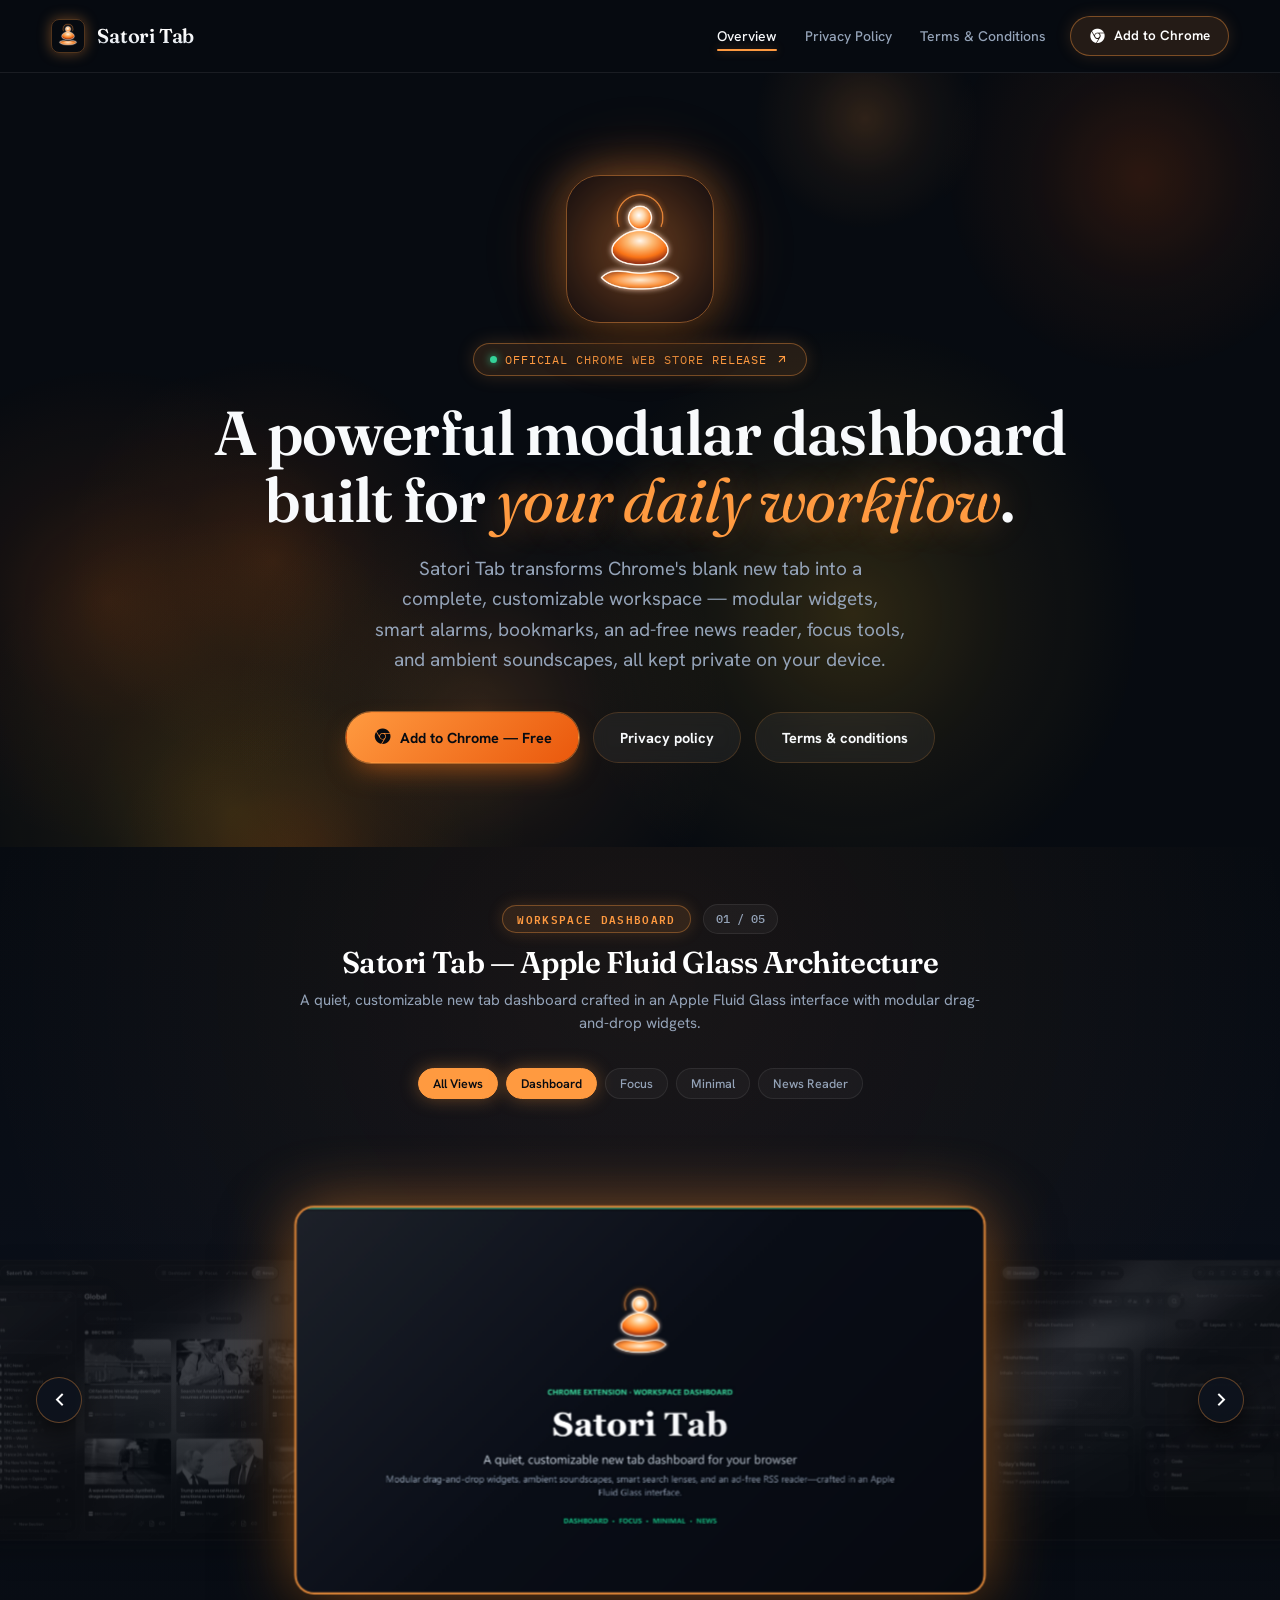
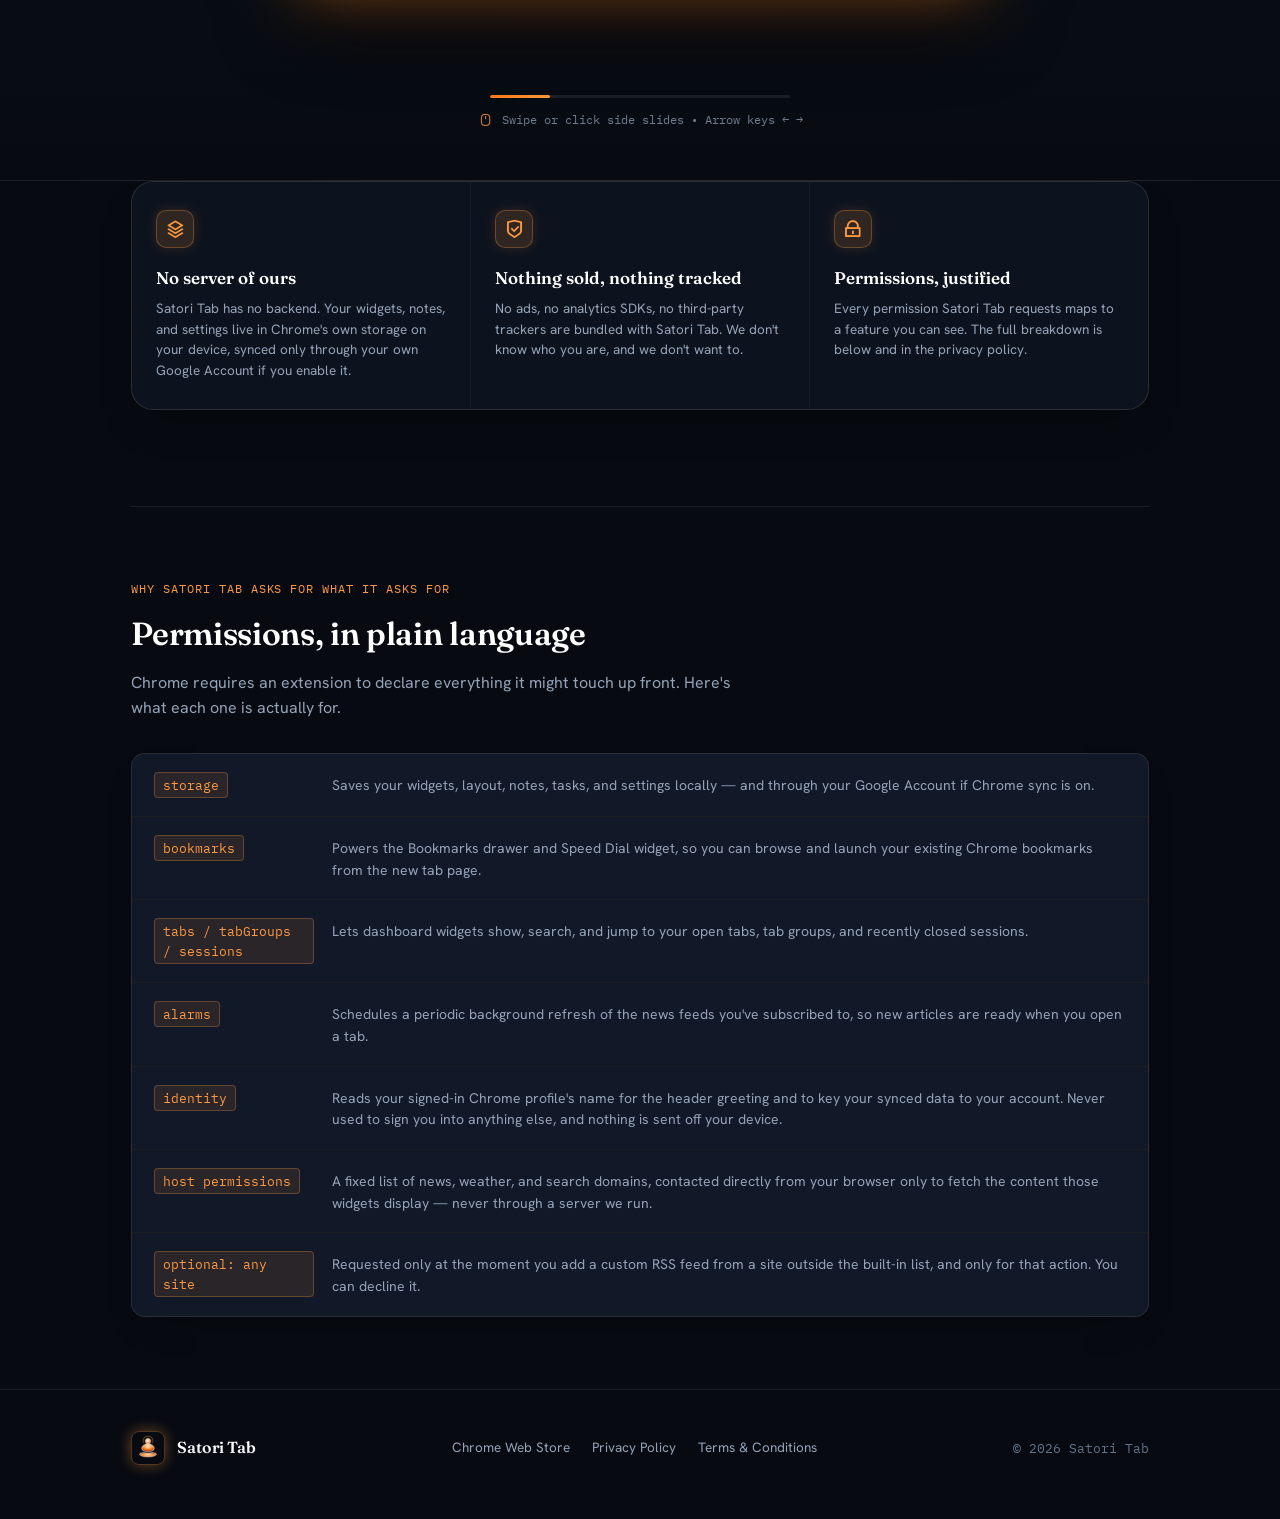
<file: index.html>
<!doctype html>
<html lang="en">
<head>
  <meta charset="UTF-8" />
  <meta name="viewport" content="width=device-width, initial-scale=1.0" />
  <title>Satori Tab — A Calm, Intentional New Tab</title>
  <meta name="description" content="Satori Tab is a customizable new-tab dashboard for Chrome: widgets, ambient soundscapes, focus tools, and a smarter search bar. This site hosts its privacy policy and terms." />
  <link rel="icon" href="assets/satori-tab-badge.png?v=4.0" />
  <link rel="preconnect" href="https://fonts.googleapis.com" />
  <link href="https://fonts.googleapis.com/css2?family=Fraunces:ital,wght@0,400..700;1,400..500&family=Hanken+Grotesk:wght@400;500;600;700&family=IBM+Plex+Mono:wght@400;500&display=swap" rel="stylesheet" />
  <link rel="stylesheet" href="assets/remixicon.css" />
  <link rel="stylesheet" href="assets/style.css?v=6.0" />
</head>
<body>

  <nav class="site-nav">
    <a class="brand" href="index.html">
      <img src="assets/satori-tab-badge.png?v=4.0" alt="Satori Tab Logo" />
      <span>Satori Tab</span>
    </a>
    <div class="nav-right">
      <ul class="nav-links">
        <li><a href="index.html" aria-current="page">Overview</a></li>
        <li><a href="privacy-policy.html">Privacy Policy</a></li>
        <li><a href="terms.html">Terms &amp; Conditions</a></li>
      </ul>
      <a class="nav-cta" href="https://chromewebstore.google.com/detail/nnblfnhidlofhfkgldgpeemblahjbpkc?utm_source=item-share-cb" target="_blank" rel="noopener noreferrer">
        <i class="ri-chrome-fill" aria-hidden="true"></i>
        <span>Add to Chrome</span>
      </a>
    </div>
  </nav>

  <header class="hero">
    <canvas id="hero-canvas" aria-hidden="true"></canvas>
    <div class="wrap hero-content">
      <div class="hero-icon-wrap">
        <img src="assets/satori-tab-badge.png?v=4.0" alt="Satori Tab Icon" class="hero-brand-icon" />
      </div>
      <div class="hero-eyebrow-wrap">
        <a class="eyebrow" href="https://chromewebstore.google.com/detail/nnblfnhidlofhfkgldgpeemblahjbpkc?utm_source=item-share-cb" target="_blank" rel="noopener noreferrer">
          <span class="eyebrow-dot"></span>
          <span>Official Chrome Web Store Release</span>
          <i class="ri-arrow-right-up-line" aria-hidden="true"></i>
        </a>
      </div>
      <h1>A powerful modular dashboard<br />built for <em>your daily workflow</em>.</h1>
      <p class="lede">
        Satori Tab transforms Chrome's blank new tab into a complete, customizable workspace —
        modular widgets, smart alarms, bookmarks, an ad-free news reader, focus tools,
        and ambient soundscapes, all kept private on your device.
      </p>
      <div class="hero-actions">
        <a class="btn btn-primary" href="https://chromewebstore.google.com/detail/nnblfnhidlofhfkgldgpeemblahjbpkc?utm_source=item-share-cb" target="_blank" rel="noopener noreferrer">
          <i class="ri-chrome-fill" aria-hidden="true"></i>
          <span>Add to Chrome — Free</span>
        </a>
        <a class="btn btn-ghost" href="privacy-policy.html">Privacy policy</a>
        <a class="btn btn-ghost" href="terms.html">Terms &amp; conditions</a>
      </div>
    </div>
  </header>

  <!-- Horizontal Cover Flow Feature Showcase (5 Tab Views) -->
  <section class="showcase-section" id="feature-showcase" aria-label="Feature Showcase Cover Flow">
    <div class="wrap showcase-wrap">
      
      <!-- Dynamic Text Header ABOVE the images -->
      <div class="showcase-header" id="showcase-text-wrap">
        <div class="showcase-meta-row">
          <span class="showcase-kicker-pill" id="showcase-category">WORKSPACE DASHBOARD</span>
          <span class="showcase-counter" id="showcase-counter">01 / 05</span>
        </div>
        <h2 class="showcase-title" id="showcase-title">Satori Tab — Apple Fluid Glass Architecture</h2>
        <p class="showcase-desc" id="showcase-desc">A quiet, customizable new tab dashboard crafted in an Apple Fluid Glass interface with modular drag-and-drop widgets.</p>
      </div>

      <!-- Category Jump Filter Pills -->
      <div class="showcase-pills-bar" aria-label="Feature categories">
        <button class="showcase-pill active" data-category="ALL">All Views</button>
        <button class="showcase-pill" data-category="WORKSPACE DASHBOARD">Dashboard</button>
        <button class="showcase-pill" data-category="FOCUS &amp; ZEN">Focus</button>
        <button class="showcase-pill" data-category="MINIMAL ZEN">Minimal</button>
        <button class="showcase-pill" data-category="RSS NEWS READER">News Reader</button>
      </div>

      <!-- Cover Flow Stage with Navigation Controls -->
      <div class="coverflow-container">
        <button class="coverflow-nav-btn prev-btn" id="showcase-prev" aria-label="Previous slide">
          <i class="ri-arrow-left-s-line" aria-hidden="true"></i>
        </button>

        <div class="coverflow-stage" id="coverflow-stage">
          <!-- Slide cards dynamically rendered and positioned by showcase.js -->
        </div>

        <button class="coverflow-nav-btn next-btn" id="showcase-next" aria-label="Next slide">
          <i class="ri-arrow-right-s-line" aria-hidden="true"></i>
        </button>
      </div>

      <!-- Bottom Progress Track & Interaction Hint -->
      <div class="showcase-footer-bar">
        <div class="showcase-progress-track">
          <div class="showcase-progress-bar" id="showcase-progress"></div>
        </div>
        <div class="showcase-hint">
          <i class="ri-mouse-line" aria-hidden="true"></i>
          <span>Swipe or click side slides &bull; Arrow keys &larr; &rarr;</span>
        </div>
      </div>

    </div>
  </section>

  <main class="wrap">
    <section class="practice-grid" aria-label="Data practices at a glance">
      <div class="practice-cell">
        <div class="glyph" aria-hidden="true">
          <i class="ri-stack-line"></i>
        </div>
        <h3>No server of ours</h3>
        <p>Satori Tab has no backend. Your widgets, notes, and settings live in Chrome's own storage on your device, synced only through your own Google Account if you enable it.</p>
      </div>
      <div class="practice-cell">
        <div class="glyph" aria-hidden="true">
          <i class="ri-shield-check-line"></i>
        </div>
        <h3>Nothing sold, nothing tracked</h3>
        <p>No ads, no analytics SDKs, no third-party trackers are bundled with Satori Tab. We don't know who you are, and we don't want to.</p>
      </div>
      <div class="practice-cell">
        <div class="glyph" aria-hidden="true">
          <i class="ri-lock-line"></i>
        </div>
        <h3>Permissions, justified</h3>
        <p>Every permission Satori Tab requests maps to a feature you can see. The full breakdown is below and in the privacy policy.</p>
      </div>
    </section>

    <section class="section" id="permissions">
      <div class="section-head">
        <p class="kicker">Why Satori Tab asks for what it asks for</p>
        <h2>Permissions, in plain language</h2>
        <p>Chrome requires an extension to declare everything it might touch up front. Here's what each one is actually for.</p>
      </div>
      <div class="perm-list">
        <div class="perm-row">
          <code>storage</code>
          <p>Saves your widgets, layout, notes, tasks, and settings locally — and through your Google Account if Chrome sync is on.</p>
        </div>
        <div class="perm-row">
          <code>bookmarks</code>
          <p>Powers the Bookmarks drawer and Speed Dial widget, so you can browse and launch your existing Chrome bookmarks from the new tab page.</p>
        </div>
        <div class="perm-row">
          <code>tabs / tabGroups / sessions</code>
          <p>Lets dashboard widgets show, search, and jump to your open tabs, tab groups, and recently closed sessions.</p>
        </div>
        <div class="perm-row">
          <code>alarms</code>
          <p>Schedules a periodic background refresh of the news feeds you've subscribed to, so new articles are ready when you open a tab.</p>
        </div>
        <div class="perm-row">
          <code>identity</code>
          <p>Reads your signed-in Chrome profile's name for the header greeting and to key your synced data to your account. Never used to sign you into anything else, and nothing is sent off your device.</p>
        </div>
        <div class="perm-row">
          <code>host permissions</code>
          <p>A fixed list of news, weather, and search domains, contacted directly from your browser only to fetch the content those widgets display — never through a server we run.</p>
        </div>
        <div class="perm-row">
          <code>optional: any site</code>
          <p>Requested only at the moment you add a custom RSS feed from a site outside the built-in list, and only for that action. You can decline it.</p>
        </div>
      </div>
    </section>
  </main>

  <footer>
    <div class="wrap footer-inner">
      <a class="brand" href="index.html">
        <img src="assets/satori-tab-badge.png?v=4.0" alt="Satori Tab Logo" />
        <span>Satori Tab</span>
      </a>
      <ul class="foot-links">
        <li><a href="https://chromewebstore.google.com/detail/nnblfnhidlofhfkgldgpeemblahjbpkc?utm_source=item-share-cb" target="_blank" rel="noopener noreferrer">Chrome Web Store</a></li>
        <li><a href="privacy-policy.html">Privacy Policy</a></li>
        <li><a href="terms.html">Terms &amp; Conditions</a></li>
      </ul>
      <p class="copyright">© 2026 Satori Tab</p>
    </div>
  </footer>

  <script src="assets/hero.js?v=4.0"></script>
  <script src="assets/showcase.js?v=5.0"></script>
</body>
</html>
</file>
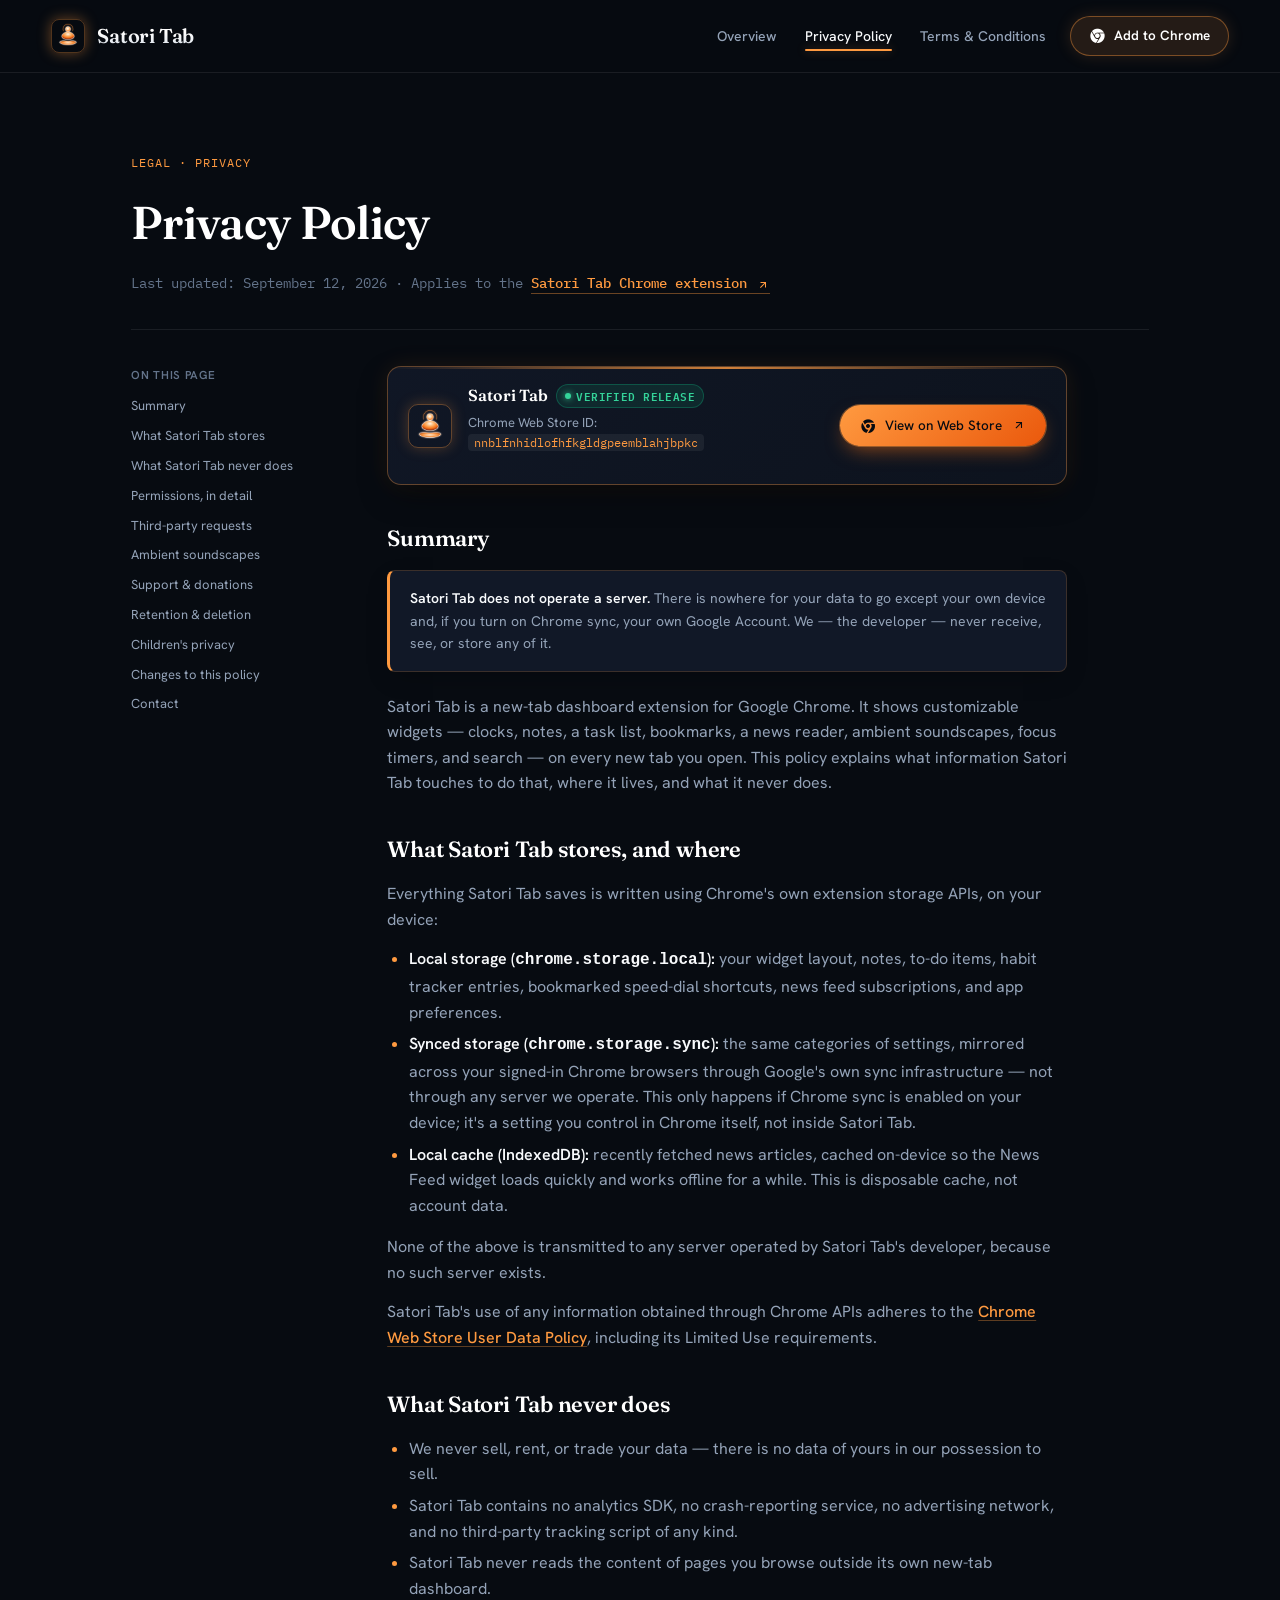
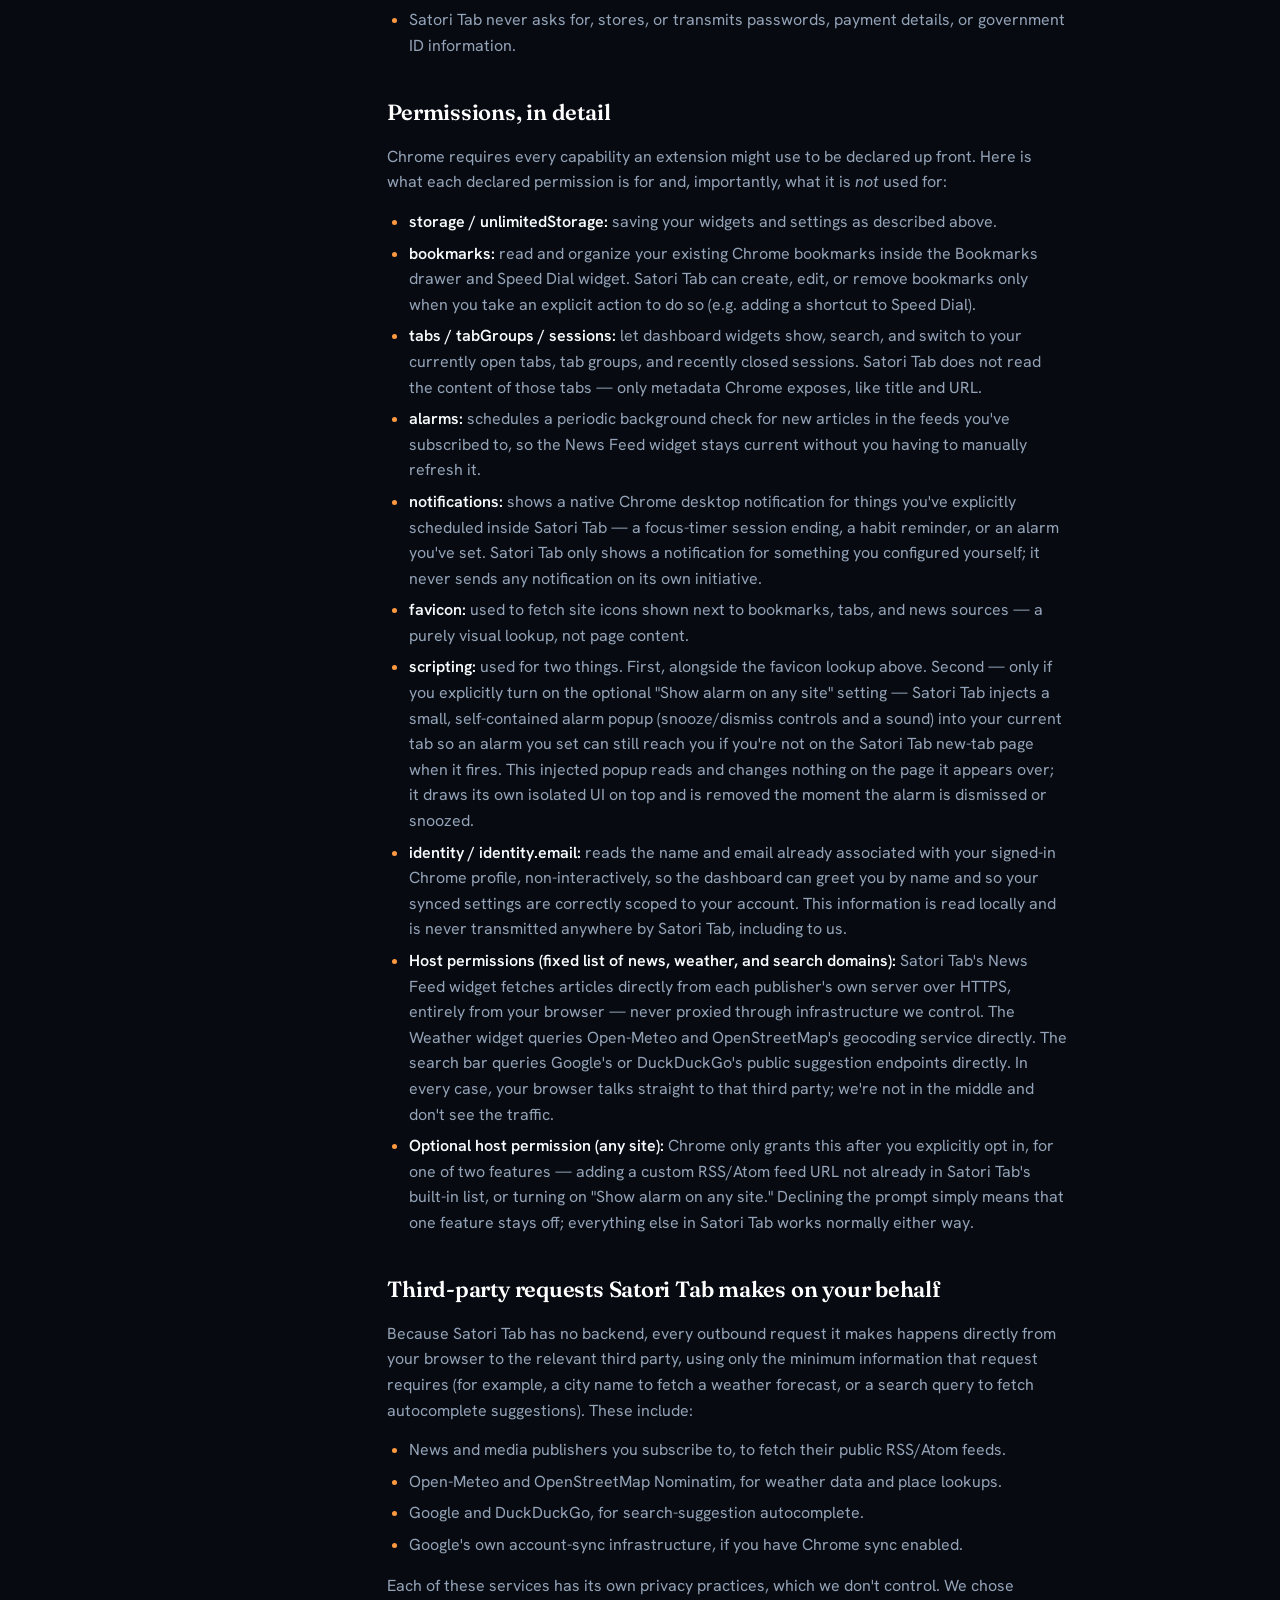
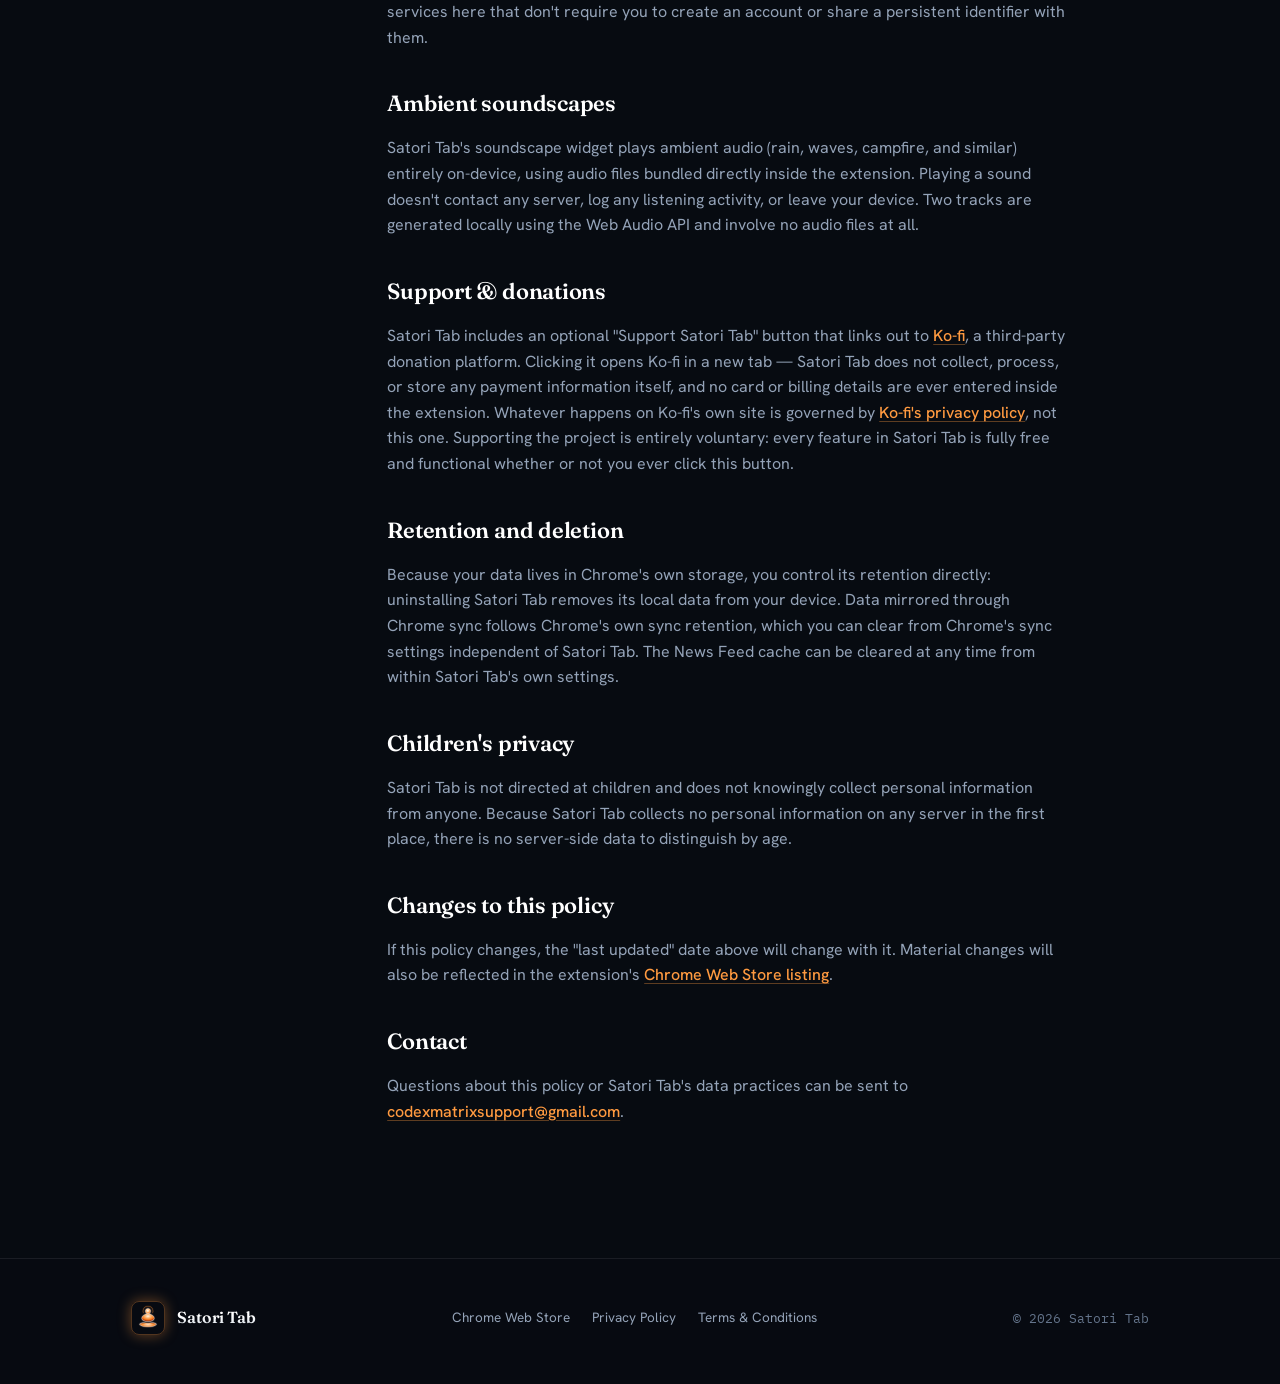
<file: privacy-policy.html>
<!doctype html>
<html lang="en">
<head>
  <meta charset="UTF-8" />
  <meta name="viewport" content="width=device-width, initial-scale=1.0" />
  <title>Privacy Policy — Satori Tab</title>
  <meta name="description" content="How the Satori Tab Chrome extension handles data: what it stores, what it never sends anywhere, and why each permission exists." />
  <link rel="icon" href="assets/satori-tab-badge.png?v=4.0" />
  <link rel="preconnect" href="https://fonts.googleapis.com" />
  <link rel="preconnect" href="https://fonts.gstatic.com" crossorigin />
  <link href="https://fonts.googleapis.com/css2?family=Fraunces:ital,wght@0,400..700;1,400..500&family=Hanken+Grotesk:wght@400;500;600;700&family=IBM+Plex+Mono:wght@400;500&display=swap" rel="stylesheet" />
  <link rel="stylesheet" href="assets/remixicon.css" />
  <link rel="stylesheet" href="assets/style.css?v=6.0" />
</head>
<body>

  <nav class="site-nav">
    <a class="brand" href="index.html">
      <img src="assets/satori-tab-badge.png?v=4.0" alt="Satori Tab Logo" />
      <span>Satori Tab</span>
    </a>
    <div class="nav-right">
      <ul class="nav-links">
        <li><a href="index.html">Overview</a></li>
        <li><a href="privacy-policy.html" aria-current="page">Privacy Policy</a></li>
        <li><a href="terms.html">Terms &amp; Conditions</a></li>
      </ul>
      <a class="nav-cta" href="https://chromewebstore.google.com/detail/nnblfnhidlofhfkgldgpeemblahjbpkc?utm_source=item-share-cb" target="_blank" rel="noopener noreferrer">
        <i class="ri-chrome-fill" aria-hidden="true"></i>
        <span>Add to Chrome</span>
      </a>
    </div>
  </nav>

  <div class="wrap">
    <div class="article-head">
      <p class="kicker">Legal · Privacy</p>
      <h1>Privacy Policy</h1>
      <p class="meta">Last updated: September 12, 2026 · Applies to the <a href="https://chromewebstore.google.com/detail/nnblfnhidlofhfkgldgpeemblahjbpkc?utm_source=item-share-cb" target="_blank" rel="noopener noreferrer">Satori Tab Chrome extension <i class="ri-arrow-right-up-line" aria-hidden="true"></i></a></p>
    </div>

    <div class="article-layout">
      <nav class="toc" aria-label="Table of contents">
        <h4>On this page</h4>
        <ol>
          <li><a href="#summary">Summary</a></li>
          <li><a href="#what-we-store">What Satori Tab stores</a></li>
          <li><a href="#what-we-never-do">What Satori Tab never does</a></li>
          <li><a href="#permissions">Permissions, in detail</a></li>
          <li><a href="#third-parties">Third-party requests</a></li>
          <li><a href="#soundscapes">Ambient soundscapes</a></li>
          <li><a href="#support">Support &amp; donations</a></li>
          <li><a href="#retention">Retention &amp; deletion</a></li>
          <li><a href="#children">Children's privacy</a></li>
          <li><a href="#changes">Changes to this policy</a></li>
          <li><a href="#contact">Contact</a></li>
        </ol>
      </nav>

      <article class="prose">
        <!-- Official Chrome Web Store Verified Release Card -->
        <div class="cws-banner">
          <div class="cws-banner-left">
            <img src="assets/satori-tab-badge.png?v=4.0" alt="Satori Tab Icon" class="cws-banner-icon" />
            <div class="cws-banner-meta">
              <div class="cws-badge-row">
                <span class="cws-ext-name">Satori Tab</span>
                <span class="cws-badge-pill">
                  <span class="cws-badge-dot"></span>
                  Verified Release
                </span>
              </div>
              <p class="cws-banner-sub">Chrome Web Store ID: <code>nnblfnhidlofhfkgldgpeemblahjbpkc</code></p>
            </div>
          </div>
          <a class="cws-install-btn" href="https://chromewebstore.google.com/detail/nnblfnhidlofhfkgldgpeemblahjbpkc?utm_source=item-share-cb" target="_blank" rel="noopener noreferrer">
            <i class="ri-chrome-fill" aria-hidden="true"></i>
            <span>View on Web Store</span>
            <i class="ri-arrow-right-up-line" aria-hidden="true"></i>
          </a>
        </div>

        <h2 id="summary">Summary</h2>
        <div class="callout">
          <strong>Satori Tab does not operate a server.</strong> There is nowhere for your data to go except your own device and, if you turn on Chrome sync, your own Google Account. We — the developer — never receive, see, or store any of it.
        </div>
        <p>
          Satori Tab is a new-tab dashboard extension for Google Chrome. It shows customizable
          widgets — clocks, notes, a task list, bookmarks, a news reader, ambient
          soundscapes, focus timers, and search — on every new tab you open. This
          policy explains what information Satori Tab touches to do that, where it lives,
          and what it never does.
        </p>

        <h2 id="what-we-store">What Satori Tab stores, and where</h2>
        <p>Everything Satori Tab saves is written using Chrome's own extension storage APIs, on your device:</p>
        <ul>
          <li><strong>Local storage (<code>chrome.storage.local</code>):</strong> your widget layout, notes, to-do items, habit tracker entries, bookmarked speed-dial shortcuts, news feed subscriptions, and app preferences.</li>
          <li><strong>Synced storage (<code>chrome.storage.sync</code>):</strong> the same categories of settings, mirrored across your signed-in Chrome browsers through Google's own sync infrastructure — not through any server we operate. This only happens if Chrome sync is enabled on your device; it's a setting you control in Chrome itself, not inside Satori Tab.</li>
          <li><strong>Local cache (IndexedDB):</strong> recently fetched news articles, cached on-device so the News Feed widget loads quickly and works offline for a while. This is disposable cache, not account data.</li>
        </ul>
        <p>None of the above is transmitted to any server operated by Satori Tab's developer, because no such server exists.</p>
        <p>Satori Tab's use of any information obtained through Chrome APIs adheres to the <a href="https://developer.chrome.com/docs/webstore/program-policies/limited-use" target="_blank" rel="noopener noreferrer">Chrome Web Store User Data Policy</a>, including its Limited Use requirements.</p>

        <h2 id="what-we-never-do">What Satori Tab never does</h2>
        <ul>
          <li>We never sell, rent, or trade your data — there is no data of yours in our possession to sell.</li>
          <li>Satori Tab contains no analytics SDK, no crash-reporting service, no advertising network, and no third-party tracking script of any kind.</li>
          <li>Satori Tab never reads the content of pages you browse outside its own new-tab dashboard.</li>
          <li>Satori Tab never asks for, stores, or transmits passwords, payment details, or government ID information.</li>
        </ul>

        <h2 id="permissions">Permissions, in detail</h2>
        <p>Chrome requires every capability an extension might use to be declared up front. Here is what each declared permission is for and, importantly, what it is <em>not</em> used for:</p>
        <ul>
          <li><strong>storage / unlimitedStorage:</strong> saving your widgets and settings as described above.</li>
          <li><strong>bookmarks:</strong> read and organize your existing Chrome bookmarks inside the Bookmarks drawer and Speed Dial widget. Satori Tab can create, edit, or remove bookmarks only when you take an explicit action to do so (e.g. adding a shortcut to Speed Dial).</li>
          <li><strong>tabs / tabGroups / sessions:</strong> let dashboard widgets show, search, and switch to your currently open tabs, tab groups, and recently closed sessions. Satori Tab does not read the content of those tabs — only metadata Chrome exposes, like title and URL.</li>
          <li><strong>alarms:</strong> schedules a periodic background check for new articles in the feeds you've subscribed to, so the News Feed widget stays current without you having to manually refresh it.</li>
          <li><strong>notifications:</strong> shows a native Chrome desktop notification for things you've explicitly scheduled inside Satori Tab — a focus-timer session ending, a habit reminder, or an alarm you've set. Satori Tab only shows a notification for something you configured yourself; it never sends any notification on its own initiative.</li>
          <li><strong>favicon:</strong> used to fetch site icons shown next to bookmarks, tabs, and news sources — a purely visual lookup, not page content.</li>
          <li><strong>scripting:</strong> used for two things. First, alongside the favicon lookup above. Second — only if you explicitly turn on the optional "Show alarm on any site" setting — Satori Tab injects a small, self-contained alarm popup (snooze/dismiss controls and a sound) into your current tab so an alarm you set can still reach you if you're not on the Satori Tab new-tab page when it fires. This injected popup reads and changes nothing on the page it appears over; it draws its own isolated UI on top and is removed the moment the alarm is dismissed or snoozed.</li>
          <li>
            <strong>identity / identity.email:</strong> reads the name and email already associated with your signed-in Chrome profile, non-interactively, so the dashboard can greet you by name and so your synced settings are correctly scoped to your account. This information is read locally and is never transmitted anywhere by Satori Tab, including to us.
          </li>
          <li>
            <strong>Host permissions (fixed list of news, weather, and search domains):</strong> Satori Tab's News Feed widget fetches articles directly from each publisher's own server over HTTPS, entirely from your browser — never proxied through infrastructure we control. The Weather widget queries Open-Meteo and OpenStreetMap's geocoding service directly. The search bar queries Google's or DuckDuckGo's public suggestion endpoints directly. In every case, your browser talks straight to that third party; we're not in the middle and don't see the traffic.
          </li>
          <li>
            <strong>Optional host permission (any site):</strong> Chrome only grants this after you explicitly opt in, for one of two features — adding a custom RSS/Atom feed URL not already in Satori Tab's built-in list, or turning on "Show alarm on any site." Declining the prompt simply means that one feature stays off; everything else in Satori Tab works normally either way.
          </li>
        </ul>

        <h2 id="third-parties">Third-party requests Satori Tab makes on your behalf</h2>
        <p>Because Satori Tab has no backend, every outbound request it makes happens directly from your browser to the relevant third party, using only the minimum information that request requires (for example, a city name to fetch a weather forecast, or a search query to fetch autocomplete suggestions). These include:</p>
        <ul>
          <li>News and media publishers you subscribe to, to fetch their public RSS/Atom feeds.</li>
          <li>Open-Meteo and OpenStreetMap Nominatim, for weather data and place lookups.</li>
          <li>Google and DuckDuckGo, for search-suggestion autocomplete.</li>
          <li>Google's own account-sync infrastructure, if you have Chrome sync enabled.</li>
        </ul>
        <p>Each of these services has its own privacy practices, which we don't control. We chose services here that don't require you to create an account or share a persistent identifier with them.</p>

        <h2 id="soundscapes">Ambient soundscapes</h2>
        <p>
          Satori Tab's soundscape widget plays ambient audio (rain, waves, campfire, and similar) entirely on-device, using audio files bundled directly inside the extension. Playing a sound doesn't contact any server, log any listening activity, or leave your device. Two tracks are generated locally using the Web Audio API and involve no audio files at all.
        </p>

        <h2 id="support">Support &amp; donations</h2>
        <p>
          Satori Tab includes an optional "Support Satori Tab" button that links out to
          <a href="https://ko-fi.com/codexmatrix" target="_blank" rel="noopener noreferrer">Ko-fi</a>,
          a third-party donation platform. Clicking it opens Ko-fi in a new tab — Satori Tab does not collect,
          process, or store any payment information itself, and no card or billing details are ever
          entered inside the extension. Whatever happens on Ko-fi's own site is governed by
          <a href="https://more.ko-fi.com/privacy-policy" target="_blank" rel="noopener noreferrer">Ko-fi's privacy policy</a>,
          not this one. Supporting the project is entirely voluntary: every feature in Satori Tab is fully
          free and functional whether or not you ever click this button.
        </p>

        <h2 id="retention">Retention and deletion</h2>
        <p>
          Because your data lives in Chrome's own storage, you control its retention directly: uninstalling Satori Tab removes its local data from your device. Data mirrored through Chrome sync follows Chrome's own sync retention, which you can clear from Chrome's sync settings independent of Satori Tab. The News Feed cache can be cleared at any time from within Satori Tab's own settings.
        </p>

        <h2 id="children">Children's privacy</h2>
        <p>
          Satori Tab is not directed at children and does not knowingly collect personal information from anyone. Because Satori Tab collects no personal information on any server in the first place, there is no server-side data to distinguish by age.
        </p>

        <h2 id="changes">Changes to this policy</h2>
        <p>
          If this policy changes, the "last updated" date above will change with it. Material changes will also be reflected in the extension's <a href="https://chromewebstore.google.com/detail/nnblfnhidlofhfkgldgpeemblahjbpkc?utm_source=item-share-cb" target="_blank" rel="noopener noreferrer">Chrome Web Store listing</a>.
        </p>

        <h2 id="contact">Contact</h2>
        <p>
          Questions about this policy or Satori Tab's data practices can be sent to
          <a href="mailto:codexmatrixsupport@gmail.com">codexmatrixsupport@gmail.com</a>.
        </p>
      </article>
    </div>
  </div>

  <footer>
    <div class="wrap footer-inner">
      <a class="brand" href="index.html">
        <img src="assets/satori-tab-badge.png?v=4.0" alt="Satori Tab Logo" />
        <span>Satori Tab</span>
      </a>
      <ul class="foot-links">
        <li><a href="https://chromewebstore.google.com/detail/nnblfnhidlofhfkgldgpeemblahjbpkc?utm_source=item-share-cb" target="_blank" rel="noopener noreferrer">Chrome Web Store</a></li>
        <li><a href="privacy-policy.html">Privacy Policy</a></li>
        <li><a href="terms.html">Terms &amp; Conditions</a></li>
      </ul>
      <p class="copyright">© 2026 Satori Tab</p>
    </div>
  </footer>
</body>
</html>
</file>
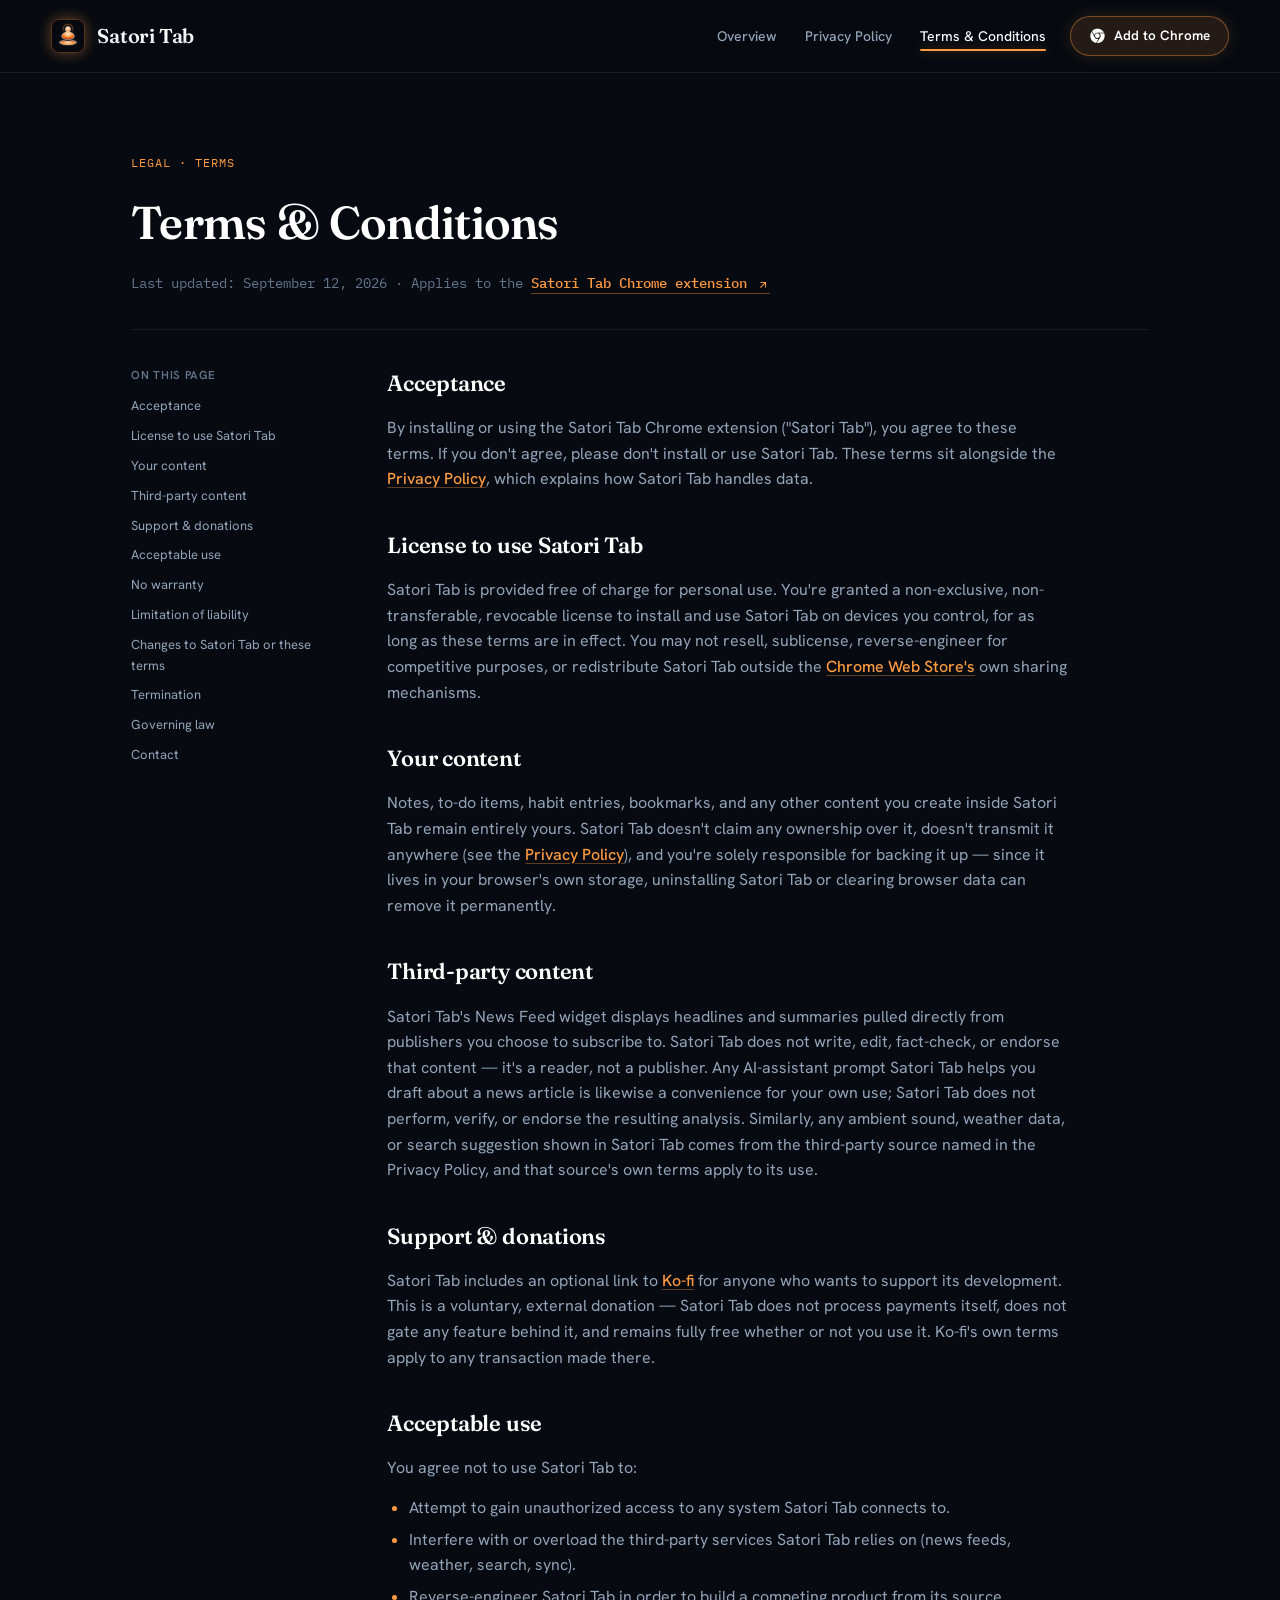
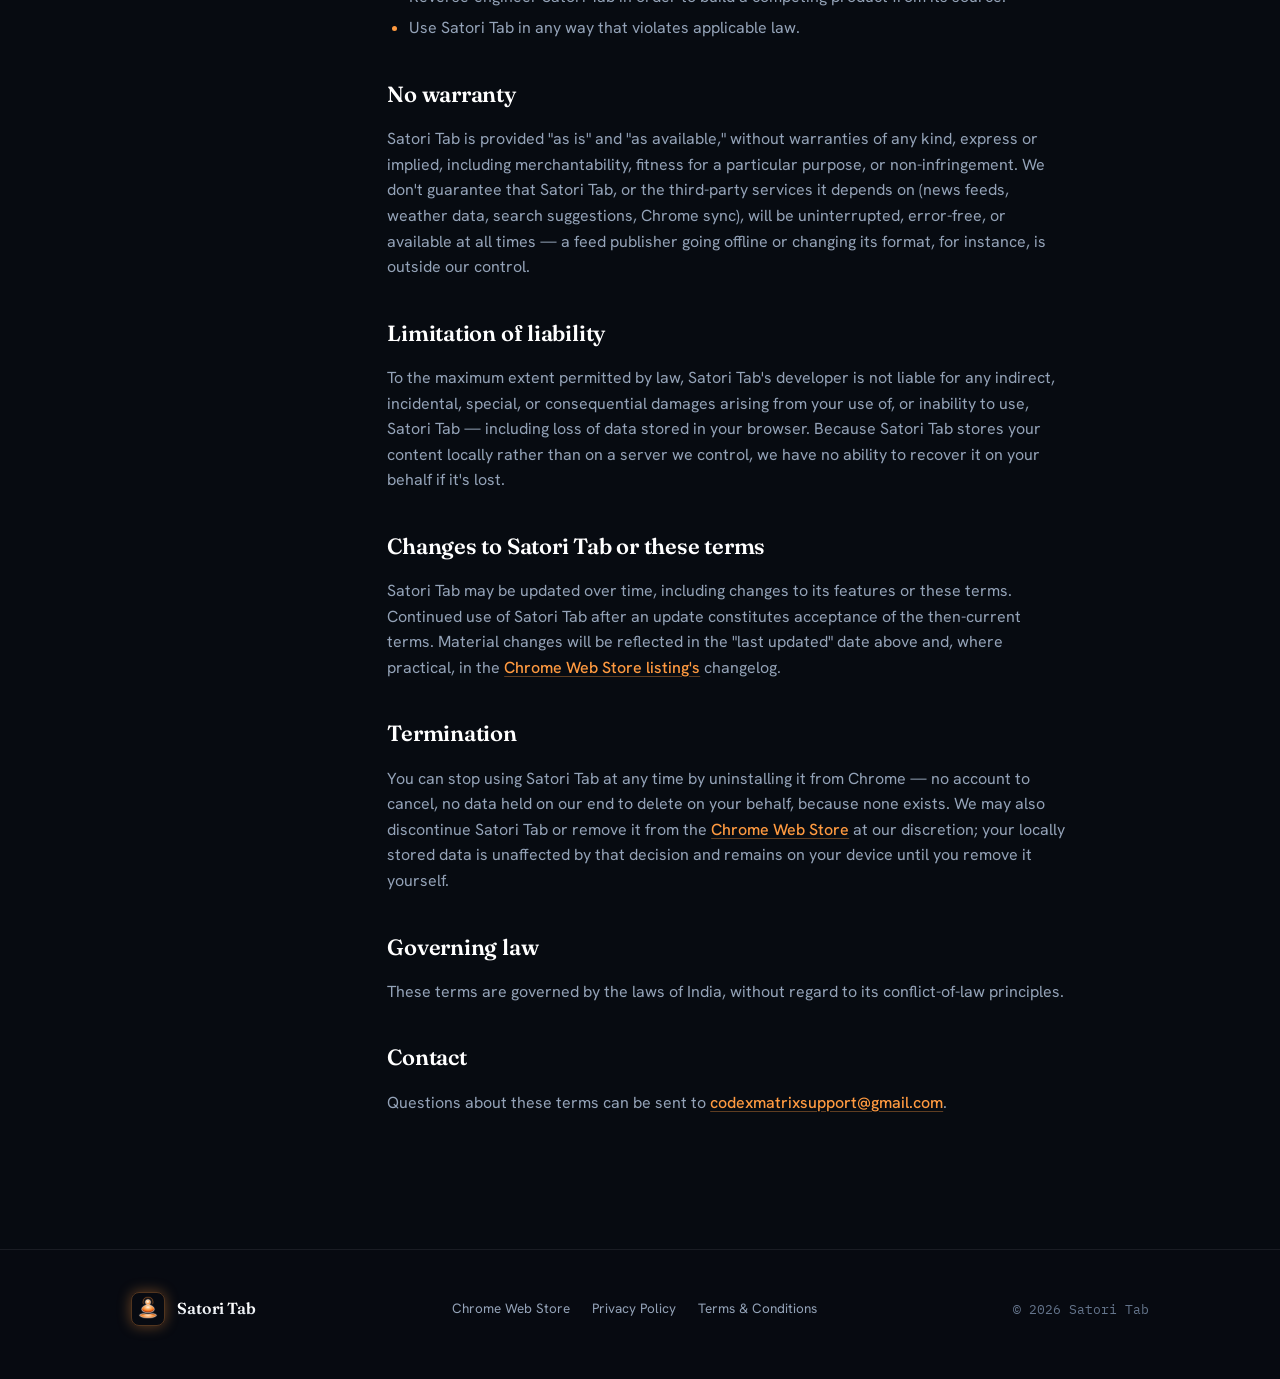
<file: terms.html>
<!doctype html>
<html lang="en">
<head>
  <meta charset="UTF-8" />
  <meta name="viewport" content="width=device-width, initial-scale=1.0" />
  <title>Terms &amp; Conditions — Satori Tab</title>
  <meta name="description" content="The terms that apply to installing and using the Satori Tab Chrome extension." />
  <link rel="icon" href="assets/satori-tab-badge.png?v=4.0" />
  <link rel="preconnect" href="https://fonts.googleapis.com" />
  <link rel="preconnect" href="https://fonts.gstatic.com" crossorigin />
  <link href="https://fonts.googleapis.com/css2?family=Fraunces:ital,wght@0,400..700;1,400..500&family=Hanken+Grotesk:wght@400;500;600;700&family=IBM+Plex+Mono:wght@400;500&display=swap" rel="stylesheet" />
  <link rel="stylesheet" href="assets/remixicon.css" />
  <link rel="stylesheet" href="assets/style.css?v=6.0" />
</head>
<body>

  <nav class="site-nav">
    <a class="brand" href="index.html">
      <img src="assets/satori-tab-badge.png?v=4.0" alt="Satori Tab Logo" />
      <span>Satori Tab</span>
    </a>
    <div class="nav-right">
      <ul class="nav-links">
        <li><a href="index.html">Overview</a></li>
        <li><a href="privacy-policy.html">Privacy Policy</a></li>
        <li><a href="terms.html" aria-current="page">Terms &amp; Conditions</a></li>
      </ul>
      <a class="nav-cta" href="https://chromewebstore.google.com/detail/nnblfnhidlofhfkgldgpeemblahjbpkc?utm_source=item-share-cb" target="_blank" rel="noopener noreferrer">
        <i class="ri-chrome-fill" aria-hidden="true"></i>
        <span>Add to Chrome</span>
      </a>
    </div>
  </nav>

  <div class="wrap">
    <div class="article-head">
      <p class="kicker">Legal · Terms</p>
      <h1>Terms &amp; Conditions</h1>
      <p class="meta">Last updated: September 12, 2026 · Applies to the <a href="https://chromewebstore.google.com/detail/nnblfnhidlofhfkgldgpeemblahjbpkc?utm_source=item-share-cb" target="_blank" rel="noopener noreferrer">Satori Tab Chrome extension <i class="ri-arrow-right-up-line" aria-hidden="true"></i></a></p>
    </div>

    <div class="article-layout">
      <nav class="toc" aria-label="Table of contents">
        <h4>On this page</h4>
        <ol>
          <li><a href="#acceptance">Acceptance</a></li>
          <li><a href="#license">License to use Satori Tab</a></li>
          <li><a href="#your-content">Your content</a></li>
          <li><a href="#third-party-content">Third-party content</a></li>
          <li><a href="#support">Support &amp; donations</a></li>
          <li><a href="#acceptable-use">Acceptable use</a></li>
          <li><a href="#no-warranty">No warranty</a></li>
          <li><a href="#liability">Limitation of liability</a></li>
          <li><a href="#changes">Changes to Satori Tab or these terms</a></li>
          <li><a href="#termination">Termination</a></li>
          <li><a href="#governing-law">Governing law</a></li>
          <li><a href="#contact">Contact</a></li>
        </ol>
      </nav>

      <article class="prose">
        <h2 id="acceptance">Acceptance</h2>
        <p>
          By installing or using the Satori Tab Chrome extension ("Satori Tab"), you agree to these
          terms. If you don't agree, please don't install or use Satori Tab. These terms sit
          alongside the <a href="privacy-policy.html">Privacy Policy</a>, which explains
          how Satori Tab handles data.
        </p>

        <h2 id="license">License to use Satori Tab</h2>
        <p>
          Satori Tab is provided free of charge for personal use. You're granted a
          non-exclusive, non-transferable, revocable license to install and use Satori Tab on
          devices you control, for as long as these terms are in effect. You may not
          resell, sublicense, reverse-engineer for competitive purposes, or redistribute
          Satori Tab outside the <a href="https://chromewebstore.google.com/detail/nnblfnhidlofhfkgldgpeemblahjbpkc?utm_source=item-share-cb" target="_blank" rel="noopener noreferrer">Chrome Web Store's</a> own sharing mechanisms.
        </p>

        <h2 id="your-content">Your content</h2>
        <p>
          Notes, to-do items, habit entries, bookmarks, and any other content you create
          inside Satori Tab remain entirely yours. Satori Tab doesn't claim any ownership over it,
          doesn't transmit it anywhere (see the <a href="privacy-policy.html">Privacy
          Policy</a>), and you're solely responsible for backing it up — since it lives
          in your browser's own storage, uninstalling Satori Tab or clearing browser data can
          remove it permanently.
        </p>

        <h2 id="third-party-content">Third-party content</h2>
        <p>
          Satori Tab's News Feed widget displays headlines and summaries pulled directly from
          publishers you choose to subscribe to. Satori Tab does not write, edit, fact-check,
          or endorse that content — it's a reader, not a publisher. Any AI-assistant
          prompt Satori Tab helps you draft about a news article is likewise a convenience for
          your own use; Satori Tab does not perform, verify, or endorse the resulting
          analysis. Similarly, any ambient sound, weather data, or search suggestion
          shown in Satori Tab comes from the third-party source named in the Privacy Policy,
          and that source's own terms apply to its use.
        </p>

        <h2 id="support">Support &amp; donations</h2>
        <p>
          Satori Tab includes an optional link to <a href="https://ko-fi.com/codexmatrix" target="_blank" rel="noopener noreferrer">Ko-fi</a>
          for anyone who wants to support its development. This is a voluntary, external donation —
          Satori Tab does not process payments itself, does not gate any feature behind it, and remains fully
          free whether or not you use it. Ko-fi's own terms apply to any transaction made there.
        </p>

        <h2 id="acceptable-use">Acceptable use</h2>
        <p>You agree not to use Satori Tab to:</p>
        <ul>
          <li>Attempt to gain unauthorized access to any system Satori Tab connects to.</li>
          <li>Interfere with or overload the third-party services Satori Tab relies on (news feeds, weather, search, sync).</li>
          <li>Reverse-engineer Satori Tab in order to build a competing product from its source.</li>
          <li>Use Satori Tab in any way that violates applicable law.</li>
        </ul>

        <h2 id="no-warranty">No warranty</h2>
        <p>
          Satori Tab is provided "as is" and "as available," without warranties of any kind,
          express or implied, including merchantability, fitness for a particular
          purpose, or non-infringement. We don't guarantee that Satori Tab, or the
          third-party services it depends on (news feeds, weather data, search
          suggestions, Chrome sync), will be uninterrupted, error-free, or available at
          all times — a feed publisher going offline or changing its format, for
          instance, is outside our control.
        </p>

        <h2 id="liability">Limitation of liability</h2>
        <p>
          To the maximum extent permitted by law, Satori Tab's developer is not liable for
          any indirect, incidental, special, or consequential damages arising from your
          use of, or inability to use, Satori Tab — including loss of data stored in your
          browser. Because Satori Tab stores your content locally rather than on a server we
          control, we have no ability to recover it on your behalf if it's lost.
        </p>

        <h2 id="changes">Changes to Satori Tab or these terms</h2>
        <p>
          Satori Tab may be updated over time, including changes to its features or these
          terms. Continued use of Satori Tab after an update constitutes acceptance of the
          then-current terms. Material changes will be reflected in the "last updated"
          date above and, where practical, in the <a href="https://chromewebstore.google.com/detail/nnblfnhidlofhfkgldgpeemblahjbpkc?utm_source=item-share-cb" target="_blank" rel="noopener noreferrer">Chrome Web Store listing's</a> changelog.
        </p>

        <h2 id="termination">Termination</h2>
        <p>
          You can stop using Satori Tab at any time by uninstalling it from Chrome — no
          account to cancel, no data held on our end to delete on your behalf, because
          none exists. We may also discontinue Satori Tab or remove it from the <a href="https://chromewebstore.google.com/detail/nnblfnhidlofhfkgldgpeemblahjbpkc?utm_source=item-share-cb" target="_blank" rel="noopener noreferrer">Chrome Web Store</a> at our discretion; your locally stored data is unaffected by that
          decision and remains on your device until you remove it yourself.
        </p>

        <h2 id="governing-law">Governing law</h2>
        <p>
          These terms are governed by the laws of India, without regard to its
          conflict-of-law principles.
        </p>

        <h2 id="contact">Contact</h2>
        <p>
          Questions about these terms can be sent to
          <a href="mailto:codexmatrixsupport@gmail.com">codexmatrixsupport@gmail.com</a>.
        </p>
      </article>
    </div>
  </div>

  <footer>
    <div class="wrap footer-inner">
      <a class="brand" href="index.html">
        <img src="assets/satori-tab-badge.png?v=4.0" alt="Satori Tab Logo" />
        <span>Satori Tab</span>
      </a>
      <ul class="foot-links">
        <li><a href="https://chromewebstore.google.com/detail/nnblfnhidlofhfkgldgpeemblahjbpkc?utm_source=item-share-cb" target="_blank" rel="noopener noreferrer">Chrome Web Store</a></li>
        <li><a href="privacy-policy.html">Privacy Policy</a></li>
        <li><a href="terms.html">Terms &amp; Conditions</a></li>
      </ul>
      <p class="copyright">© 2026 Satori Tab</p>
    </div>
  </footer>
</body>
</html>
</file>
<file: assets/style.css>
/* ============================================================
   Sage Tab — Official Public Site
   Palette: Obsidian Dark Glass & Radiant Glowing Orange (#ff9a40)
   Full mobile responsiveness across all viewport breakpoints.
   ============================================================ */

:root {
  --bg: #070b11;
  --bg-raised: #0d131e;
  --surface: #111827;
  --surface-border: rgba(255, 154, 64, 0.18);
  --hairline: rgba(255, 255, 255, 0.08);

  --text: #f8fafc;
  --text-dim: #94a3b8;
  --text-faint: #64748b;

  --orange: #ff9a40;
  --orange-vibrant: #f97316;
  --orange-deep: #ea580c;
  --orange-glow: rgba(255, 154, 64, 0.4);
  --orange-subtle: rgba(255, 154, 64, 0.12);
  --orange-border: rgba(255, 154, 64, 0.35);

  --radius-sm: 8px;
  --radius-md: 14px;
  --radius-lg: 22px;

  --font-display: "Fraunces", "Iowan Old Style", ui-serif, Georgia, serif;
  --font-body: "Hanken Grotesk", "Segoe UI", system-ui, -apple-system, sans-serif;
  --font-mono: "IBM Plex Mono", ui-monospace, "SFMono-Regular", Menlo, monospace;

  color-scheme: dark;
}

* {
  box-sizing: border-box;
}

html, body {
  max-width: 100%;
  overflow-x: hidden;
}

html {
  scroll-behavior: smooth;
}

@media (prefers-reduced-motion: reduce) {
  html {
    scroll-behavior: auto;
  }
  *,
  *::before,
  *::after {
    animation-duration: 0.001ms !important;
    animation-iteration-count: 1 !important;
    transition-duration: 0.001ms !important;
  }
}

body {
  margin: 0;
  background: var(--bg);
  color: var(--text);
  font-family: var(--font-body);
  font-size: 16px;
  line-height: 1.6;
  -webkit-font-smoothing: antialiased;
}

::selection {
  background: var(--orange-glow);
  color: #ffffff;
}

a {
  color: var(--orange);
  text-decoration-color: rgba(255, 154, 64, 0.35);
  text-underline-offset: 3px;
  transition: color 0.15s ease, text-decoration-color 0.15s ease;
}
a:hover {
  color: #ffb366;
  text-decoration-color: #ffb366;
}
a:focus-visible,
button:focus-visible {
  outline: 2px solid var(--orange);
  outline-offset: 3px;
  border-radius: 4px;
}

img {
  max-width: 100%;
}

/* ---------- layout shell ---------- */

.wrap {
  width: 100%;
  max-width: 1120px;
  margin: 0 auto;
  padding: 0 clamp(16px, 4vw, 56px);
}

.site-nav {
  position: sticky;
  top: 0;
  z-index: 40;
  display: flex;
  align-items: center;
  justify-content: space-between;
  padding: 16px clamp(16px, 4vw, 56px);
  background: rgba(7, 11, 17, 0.92);
  backdrop-filter: blur(18px);
  -webkit-backdrop-filter: blur(18px);
  border-bottom: 1px solid var(--hairline);
  transition: padding 0.2s ease;
}

.brand {
  display: inline-flex;
  align-items: center;
  gap: 12px;
  text-decoration: none;
  color: var(--text);
  transition: opacity 0.15s ease;
}
.brand:hover {
  opacity: 0.95;
}
.brand img {
  width: 34px;
  height: 34px;
  object-fit: cover;
  border-radius: 8px;
  box-shadow: 0 0 14px var(--orange-glow);
  display: block;
  border: 1px solid rgba(255, 154, 64, 0.3);
  transition: transform 0.2s cubic-bezier(0.16, 1, 0.3, 1), box-shadow 0.2s ease;
}
.brand:hover img {
  transform: scale(1.08);
  box-shadow: 0 0 20px rgba(255, 154, 64, 0.7);
}
.brand span {
  font-family: var(--font-display);
  font-weight: 600;
  font-size: 20px;
  letter-spacing: -0.01em;
  background: linear-gradient(180deg, #ffffff 40%, #cbd5e1 100%);
  -webkit-background-clip: text;
  -webkit-text-fill-color: transparent;
}

.nav-right {
  display: flex;
  align-items: center;
  gap: clamp(14px, 2.5vw, 24px);
}

.nav-links {
  display: flex;
  align-items: center;
  gap: clamp(12px, 2.5vw, 28px);
  list-style: none;
  margin: 0;
  padding: 0;
}
.nav-links a {
  color: var(--text-dim);
  font-size: 14px;
  font-weight: 500;
  text-decoration: none;
  transition: color 0.15s ease;
  white-space: nowrap;
}
.nav-links a:hover,
.nav-links a[aria-current="page"] {
  color: var(--text);
}
.nav-links a[aria-current="page"] {
  position: relative;
}
.nav-links a[aria-current="page"]::after {
  content: "";
  position: absolute;
  left: 0;
  right: 0;
  bottom: -6px;
  height: 2px;
  background: var(--orange);
  border-radius: 2px;
  box-shadow: 0 0 10px var(--orange-glow);
}

/* Nav Add to Chrome CTA button */
.nav-cta {
  display: inline-flex;
  align-items: center;
  gap: 8px;
  padding: 8px 18px;
  background: rgba(255, 154, 64, 0.12);
  border: 1px solid rgba(255, 154, 64, 0.4);
  color: #ffffff;
  border-radius: 999px;
  font-size: 13.5px;
  font-weight: 600;
  text-decoration: none;
  box-shadow: 0 0 16px rgba(255, 154, 64, 0.15);
  transition: transform 0.18s cubic-bezier(0.16, 1, 0.3, 1), background 0.18s ease, border-color 0.18s ease, box-shadow 0.18s ease, color 0.18s ease;
  white-space: nowrap;
}
.nav-cta:hover {
  background: linear-gradient(135deg, #ff9a40 0%, #ea580c 100%);
  color: #070b11;
  border-color: rgba(255, 154, 64, 0.85);
  box-shadow: 0 0 24px rgba(255, 154, 64, 0.55), 0 4px 12px rgba(234, 88, 12, 0.4);
  transform: translateY(-1px);
}
.nav-cta i,
.nav-cta svg {
  flex-shrink: 0;
  font-size: 16px;
  line-height: 1;
}

/* ---------- hero ---------- */

.hero {
  position: relative;
  overflow: hidden;
  padding: clamp(48px, 8vw, 104px) 0 clamp(44px, 7vw, 84px);
  text-align: center;
}

#hero-canvas {
  position: absolute;
  inset: 0;
  width: 100%;
  height: 100%;
  z-index: 0;
  opacity: 0.9;
  pointer-events: none;
}

.hero-content {
  position: relative;
  z-index: 1;
  display: flex;
  flex-direction: column;
  align-items: center;
  text-align: center;
}

/* Master Hero Brand Mark — Perfectly Centered Above Eyebrow */
.hero-icon-wrap {
  position: relative;
  display: flex;
  align-items: center;
  justify-content: center;
  margin: 0 auto 20px auto;
  width: fit-content;
}
.hero-icon-wrap::before {
  content: "";
  position: absolute;
  inset: -32px;
  border-radius: 50%;
  background: radial-gradient(circle, rgba(255, 154, 64, 0.45) 0%, rgba(234, 88, 12, 0.18) 50%, transparent 75%);
  filter: blur(28px);
  z-index: -1;
  pointer-events: none;
  animation: pulseAura 4.5s ease-in-out infinite alternate;
}
@keyframes pulseAura {
  0% {
    transform: scale(0.92);
    opacity: 0.7;
  }
  100% {
    transform: scale(1.1);
    opacity: 1;
  }
}
.hero-brand-icon {
  width: clamp(124px, 16vw, 148px);
  height: clamp(124px, 16vw, 148px);
  object-fit: cover;
  border-radius: clamp(26px, 3.5vw, 34px);
  box-shadow: 0 0 45px var(--orange-glow), 0 16px 40px rgba(0, 0, 0, 0.75);
  border: 1.5px solid rgba(255, 154, 64, 0.45);
  transition: transform 0.3s cubic-bezier(0.16, 1, 0.3, 1), box-shadow 0.3s ease;
  display: block;
}
.hero-brand-icon:hover {
  transform: scale(1.06) translateY(-3px);
  box-shadow: 0 0 60px rgba(255, 154, 64, 0.8), 0 20px 50px rgba(0, 0, 0, 0.85);
}

/* Eyebrow Block Wrapper */
.hero-eyebrow-wrap {
  display: flex;
  justify-content: center;
  align-items: center;
  width: 100%;
  margin: 0 auto 24px auto;
}

.eyebrow {
  display: inline-flex;
  align-items: center;
  justify-content: center;
  gap: 8px;
  font-family: var(--font-mono);
  font-size: 12px;
  letter-spacing: 0.08em;
  text-transform: uppercase;
  color: var(--orange);
  background: rgba(255, 154, 64, 0.12);
  border: 1px solid rgba(255, 154, 64, 0.38);
  box-shadow: 0 0 18px rgba(255, 154, 64, 0.18);
  padding: 6px 16px;
  border-radius: 999px;
  margin: 0;
  transition: transform 0.18s cubic-bezier(0.16, 1, 0.3, 1), background 0.18s ease, border-color 0.18s ease, box-shadow 0.18s ease, color 0.18s ease;
}
a.eyebrow {
  text-decoration: none;
}
a.eyebrow:hover {
  background: rgba(255, 154, 64, 0.22);
  border-color: rgba(255, 154, 64, 0.65);
  box-shadow: 0 0 24px rgba(255, 154, 64, 0.35);
  transform: translateY(-1px);
  color: #ffffff;
}
.eyebrow i {
  font-size: 13px;
  line-height: 1;
  color: var(--orange);
  transition: transform 0.18s cubic-bezier(0.16, 1, 0.3, 1), color 0.18s ease;
}
a.eyebrow:hover i {
  transform: translate(1px, -1px);
  color: #ffffff;
}
.eyebrow-dot {
  width: 7px;
  height: 7px;
  border-radius: 50%;
  background: #34d399;
  box-shadow: 0 0 8px #34d399;
  display: inline-block;
  animation: pulseDot 2s infinite ease-in-out;
}
@keyframes pulseDot {
  0%, 100% { opacity: 1; transform: scale(1); }
  50% { opacity: 0.45; transform: scale(0.85); }
}

.hero h1 {
  font-family: var(--font-display);
  font-weight: 600;
  font-size: clamp(34px, 5.5vw, 62px);
  line-height: 1.08;
  letter-spacing: -0.015em;
  margin: 0 0 20px;
  text-wrap: balance;
}
.hero h1 em {
  font-style: italic;
  font-weight: 400;
  color: var(--orange);
  text-shadow: 0 0 35px rgba(255, 154, 64, 0.45);
}

.hero p.lede {
  max-width: 580px;
  margin: 0 auto 36px;
  color: var(--text-dim);
  font-size: clamp(15.5px, 2vw, 19px);
  line-height: 1.6;
  text-wrap: balance;
}

.hero-actions {
  display: flex;
  align-items: center;
  justify-content: center;
  gap: 14px;
  flex-wrap: wrap;
  width: 100%;
}

.btn {
  display: inline-flex;
  align-items: center;
  justify-content: center;
  gap: 8px;
  padding: 13px 26px;
  border-radius: 999px;
  font-size: 14.5px;
  font-weight: 700;
  text-decoration: none;
  border: 1px solid transparent;
  cursor: pointer;
  transition: transform 0.15s cubic-bezier(0.2, 0, 0, 1), background 0.2s ease, border-color 0.2s ease, box-shadow 0.2s ease;
  white-space: nowrap;
}
.btn:active {
  transform: scale(0.96);
}
.btn-primary {
  background: linear-gradient(135deg, #ff9a40 0%, #ea580c 100%);
  color: #070b11;
  box-shadow: 0 0 0 1px rgba(255, 154, 64, 0.5), 0 12px 28px -8px rgba(249, 115, 22, 0.6);
}
.btn-primary:hover {
  background: linear-gradient(135deg, #ffb366 0%, #f97316 100%);
  color: #04070a;
  box-shadow: 0 0 0 1px rgba(255, 154, 64, 0.7), 0 16px 36px -8px rgba(249, 115, 22, 0.75);
  transform: translateY(-1px);
}
.btn-primary i {
  font-size: 18px;
  line-height: 1;
  flex-shrink: 0;
}
.btn-ghost {
  background: rgba(255, 255, 255, 0.05);
  border-color: var(--surface-border);
  color: var(--text);
  backdrop-filter: blur(8px);
  -webkit-backdrop-filter: blur(8px);
}
.btn-ghost:hover {
  background: rgba(255, 154, 64, 0.1);
  border-color: var(--orange-border);
  color: #ffffff;
  transform: translateY(-1px);
}

/* ---------- data-practices strip ---------- */

.practice-grid {
  display: grid;
  grid-template-columns: repeat(3, 1fr);
  gap: 1px;
  background: var(--hairline);
  border: 1px solid var(--hairline);
  border-radius: var(--radius-lg);
  overflow: hidden;
  margin: 0 0 clamp(48px, 8vw, 96px);
  box-shadow: 0 20px 40px -20px rgba(0, 0, 0, 0.6);
}
.practice-cell {
  background: var(--bg-raised);
  padding: 28px 24px;
  transition: background 0.2s ease;
}
.practice-cell:hover {
  background: var(--surface);
}
.practice-cell .glyph {
  width: 38px;
  height: 38px;
  border-radius: 10px;
  background: rgba(255, 154, 64, 0.14);
  border: 1px solid rgba(255, 154, 64, 0.3);
  color: var(--orange);
  display: flex;
  align-items: center;
  justify-content: center;
  margin-bottom: 16px;
  box-shadow: 0 0 12px rgba(255, 154, 64, 0.15);
}
.practice-cell .glyph i {
  font-size: 20px;
  line-height: 1;
}
.practice-cell h3 {
  font-family: var(--font-display);
  font-weight: 600;
  font-size: 17px;
  margin: 0 0 6px;
  color: #ffffff;
}
.practice-cell p {
  margin: 0;
  color: var(--text-dim);
  font-size: 13.5px;
  line-height: 1.55;
}

/* ============================================================
   Feature Showcase — Horizontal Cover Flow Section
   ============================================================ */

.showcase-section {
  position: relative;
  padding: clamp(36px, 4.5vw, 64px) 0 clamp(32px, 4vw, 56px);
  background: radial-gradient(circle at 50% 15%, rgba(255, 154, 64, 0.07) 0%, rgba(7, 11, 17, 0) 65%),
              linear-gradient(180deg, #070b11 0%, #0a0f19 50%, #070b11 100%);
  border-bottom: 1px solid var(--hairline);
  overflow: hidden;
}

.showcase-wrap {
  position: relative;
  max-width: 1480px;
  margin: 0 auto;
  padding: 0 24px;
}

/* Dynamic Text Header ABOVE images */
.showcase-header {
  text-align: center;
  max-width: 840px;
  margin: 0 auto 20px;
  height: 144px;
  min-height: 144px;
  display: flex;
  flex-direction: column;
  align-items: center;
  justify-content: flex-start;
  transition: opacity 0.18s ease, transform 0.18s ease;
}

.showcase-header.fade-out {
  opacity: 0;
  transform: translateY(-4px);
}

.showcase-meta-row {
  display: inline-flex;
  align-items: center;
  justify-content: center;
  gap: 12px;
  margin-bottom: 10px;
  flex-shrink: 0;
}

.showcase-kicker-pill {
  font-family: var(--font-mono);
  font-size: 11px;
  font-weight: 600;
  text-transform: uppercase;
  letter-spacing: 0.12em;
  color: var(--orange);
  background: rgba(255, 154, 64, 0.12);
  border: 1px solid rgba(255, 154, 64, 0.35);
  padding: 4px 14px;
  border-radius: 999px;
  box-shadow: 0 0 16px rgba(255, 154, 64, 0.18);
  white-space: nowrap;
}

.showcase-counter {
  font-family: var(--font-mono);
  font-size: 12px;
  font-weight: 500;
  color: var(--text-dim);
  background: rgba(255, 255, 255, 0.04);
  border: 1px solid var(--hairline);
  padding: 4px 12px;
  border-radius: 999px;
  white-space: nowrap;
}

.showcase-title {
  font-family: var(--font-display);
  font-size: clamp(22px, 2.8vw, 30px);
  font-weight: 600;
  color: #ffffff;
  margin: 0 0 8px;
  letter-spacing: -0.015em;
  line-height: 1.25;
  display: -webkit-box;
  -webkit-line-clamp: 2;
  -webkit-box-orient: vertical;
  overflow: hidden;
}

.showcase-desc {
  font-size: clamp(13.5px, 1.4vw, 15px);
  color: var(--text-dim);
  line-height: 1.5;
  margin: 0;
  max-width: 680px;
  display: -webkit-box;
  -webkit-line-clamp: 2;
  -webkit-box-orient: vertical;
  overflow: hidden;
}

/* Category Filter Pills */
.showcase-pills-bar {
  display: flex;
  align-items: center;
  justify-content: center;
  flex-wrap: wrap;
  gap: 8px;
  margin: 0 auto 0;
  max-width: 980px;
  position: relative;
  z-index: 20;
}

.showcase-pill {
  background: rgba(255, 255, 255, 0.03);
  border: 1px solid var(--hairline);
  color: var(--text-dim);
  font-family: var(--font-sans);
  font-size: 12.5px;
  font-weight: 500;
  padding: 6px 14px;
  border-radius: 20px;
  cursor: pointer;
  transition: all 0.2s ease;
  white-space: nowrap;
}

.showcase-pill:hover {
  background: rgba(255, 154, 64, 0.1);
  color: #ffffff;
  border-color: rgba(255, 154, 64, 0.32);
}

.showcase-pill.active {
  background: var(--orange);
  color: #070b11;
  font-weight: 600;
  border-color: var(--orange);
  box-shadow: 0 0 18px rgba(255, 154, 64, 0.35);
}

/* Cover Flow Container & Stage */
.coverflow-container {
  position: relative;
  width: 100%;
  height: clamp(300px, 42vw, 550px);
  display: flex;
  align-items: center;
  justify-content: center;
  margin: 32px auto 0;
  user-select: none;
  overflow: visible;
  z-index: 10;
}

.coverflow-stage {
  position: relative;
  width: 100%;
  height: 100%;
}

.coverflow-stage.no-transition .coverflow-card {
  transition: none !important;
}

/* Cover Flow Cards */
.coverflow-card {
  position: absolute;
  left: 50%;
  top: 50%;
  width: clamp(300px, 50vw, 840px);
  aspect-ratio: 16 / 9;
  border-radius: 18px;
  overflow: hidden;
  background: #0b111c;
  cursor: pointer;
  transform-origin: center center;
  will-change: transform, opacity, filter, box-shadow;
  transition: transform 0.5s cubic-bezier(0.16, 1, 0.3, 1),
              opacity 0.5s ease,
              filter 0.5s ease,
              box-shadow 0.5s ease,
              border 0.5s ease;
}

.coverflow-card img {
  width: 100%;
  height: 100%;
  object-fit: cover;
  display: block;
  pointer-events: none;
  image-rendering: -webkit-optimize-contrast;
  image-rendering: crisp-edges;
}

.coverflow-card .card-gloss {
  position: absolute;
  inset: 0;
  background: linear-gradient(135deg, rgba(255, 255, 255, 0.08) 0%, rgba(255, 255, 255, 0) 50%, rgba(0, 0, 0, 0.25) 100%);
  pointer-events: none;
}

/* Active Center Card (Zoomed & prominent, with ample top margin below pills) */
.coverflow-card.active {
  transform: translate(-50%, -50%) scale(1.08);
  z-index: 15;
  opacity: 1;
  filter: grayscale(0%) brightness(1.02) contrast(1.02);
  border: 2px solid rgba(255, 154, 64, 0.85);
  box-shadow: 0 0 60px rgba(255, 154, 64, 0.48), 0 25px 70px rgba(0, 0, 0, 0.95);
  cursor: default;
}

/* Desaturated Side Cards */
.coverflow-card.side {
  filter: grayscale(100%) brightness(0.65) contrast(0.95);
  border: 1px solid rgba(255, 255, 255, 0.1);
  box-shadow: 0 16px 36px rgba(0, 0, 0, 0.65);
}

.coverflow-card.side:hover {
  filter: grayscale(60%) brightness(0.85);
  opacity: 0.65;
}

/* Immediate Left / Right (pos-1) */
.coverflow-card.side.left.pos-1 {
  transform: translate(calc(-50% - 66%), -50%) scale(0.78);
  z-index: 5;
  opacity: 0.36;
}

.coverflow-card.side.right.pos-1 {
  transform: translate(calc(-50% + 66%), -50%) scale(0.78);
  z-index: 5;
  opacity: 0.36;
}

/* Outer Left / Right (pos-2) */
.coverflow-card.side.left.pos-2 {
  transform: translate(calc(-50% - 114%), -50%) scale(0.64);
  z-index: 2;
  opacity: 0.15;
  border-color: rgba(255, 255, 255, 0.05);
}

.coverflow-card.side.right.pos-2 {
  transform: translate(calc(-50% + 114%), -50%) scale(0.64);
  z-index: 2;
  opacity: 0.15;
  border-color: rgba(255, 255, 255, 0.05);
}

/* Transition buffer cards (pos-3) & Hidden */
.coverflow-card.side.left.pos-3 {
  transform: translate(calc(-50% - 154%), -50%) scale(0.55);
  z-index: 1;
  opacity: 0;
  pointer-events: none;
  visibility: hidden;
}

.coverflow-card.side.right.pos-3 {
  transform: translate(calc(-50% + 154%), -50%) scale(0.55);
  z-index: 1;
  opacity: 0;
  pointer-events: none;
  visibility: hidden;
}

.coverflow-card.hidden {
  transform: translate(-50%, -50%) scale(0.5);
  opacity: 0;
  pointer-events: none;
  visibility: hidden;
  display: none;
}

/* Navigation Arrow Buttons */
.coverflow-nav-btn {
  position: absolute;
  top: 50%;
  transform: translateY(-50%);
  z-index: 25;
  width: 46px;
  height: 46px;
  border-radius: 50%;
  background: rgba(13, 19, 29, 0.88);
  border: 1px solid rgba(255, 154, 64, 0.35);
  color: #ffffff;
  display: flex;
  align-items: center;
  justify-content: center;
  cursor: pointer;
  backdrop-filter: blur(14px);
  -webkit-backdrop-filter: blur(14px);
  box-shadow: 0 10px 28px rgba(0, 0, 0, 0.7);
  transition: all 0.22s ease;
}
.coverflow-nav-btn i {
  font-size: 24px;
  line-height: 1;
}

.coverflow-nav-btn:hover {
  background: var(--orange);
  color: #070b11;
  border-color: var(--orange);
  box-shadow: 0 0 24px rgba(255, 154, 64, 0.5);
  transform: translateY(-50%) scale(1.08);
}

.coverflow-nav-btn.prev-btn {
  left: 12px;
}

.coverflow-nav-btn.next-btn {
  right: 12px;
}

/* Footer progress & hints */
.showcase-footer-bar {
  display: flex;
  flex-direction: column;
  align-items: center;
  gap: 12px;
  margin-top: 26px;
}

.showcase-progress-track {
  width: min(300px, 75vw);
  height: 3px;
  background: rgba(255, 255, 255, 0.08);
  border-radius: 999px;
  overflow: hidden;
}

.showcase-progress-bar {
  height: 100%;
  width: 2%;
  background: linear-gradient(90deg, #ff7a1a, var(--orange));
  border-radius: 999px;
  box-shadow: 0 0 10px rgba(255, 154, 64, 0.5);
  transition: width 0.35s ease;
}

.showcase-hint {
  display: inline-flex;
  align-items: center;
  gap: 8px;
  font-size: 12px;
  color: var(--text-dim);
  opacity: 0.75;
  font-family: var(--font-mono);
}

.showcase-hint i,
.showcase-hint svg {
  color: var(--orange);
  font-size: 15px;
  line-height: 1;
}

/* Responsive Breakpoints */
@media (max-width: 900px) {
  .showcase-header {
    min-height: 130px;
    margin-bottom: 20px;
  }
  .coverflow-container {
    height: clamp(260px, 48vw, 440px);
  }
  .coverflow-card {
    width: clamp(300px, 74vw, 680px);
  }
  .coverflow-card.active {
    transform: translate(-50%, -50%) scale(1.08);
  }
  .coverflow-card.side.left.pos-1 {
    transform: translate(calc(-50% - 72%), -50%) scale(0.78);
    opacity: 0.3;
  }
  .coverflow-card.side.right.pos-1 {
    transform: translate(calc(-50% + 72%), -50%) scale(0.78);
    opacity: 0.3;
  }
  .coverflow-card.side.left.pos-2,
  .coverflow-card.side.right.pos-2 {
    opacity: 0;
    pointer-events: none;
  }
}

@media (max-width: 640px) {
  .showcase-section {
    padding: 40px 0 36px;
  }
  .showcase-wrap {
    padding: 0 16px;
  }
  .showcase-header {
    min-height: auto;
    margin-bottom: 18px;
  }
  .showcase-title {
    font-size: 22px;
  }
  .showcase-desc {
    font-size: 13.5px;
    line-height: 1.5;
  }
  .showcase-pills-bar {
    flex-wrap: nowrap;
    overflow-x: auto;
    justify-content: flex-start;
    padding: 0 4px 8px;
    margin-bottom: 22px;
    scrollbar-width: none;
    -webkit-overflow-scrolling: touch;
  }
  .showcase-pills-bar::-webkit-scrollbar {
    display: none;
  }
  .coverflow-container {
    height: clamp(220px, 56vw, 320px);
  }
  .coverflow-card {
    width: 86vw;
    border-radius: 14px;
  }
  .coverflow-card.active {
    transform: translate(-50%, -50%) scale(1.04);
    border-width: 1.5px;
    box-shadow: 0 0 36px rgba(255, 154, 64, 0.45), 0 16px 36px rgba(0, 0, 0, 0.88);
  }
  .coverflow-card.side.left.pos-1 {
    transform: translate(calc(-50% - 82%), -50%) scale(0.76);
    opacity: 0.18;
  }
  .coverflow-card.side.right.pos-1 {
    transform: translate(calc(-50% + 82%), -50%) scale(0.76);
    opacity: 0.18;
  }
  .coverflow-nav-btn {
    width: 38px;
    height: 38px;
  }
  .coverflow-nav-btn.prev-btn {
    left: 4px;
  }
  .coverflow-nav-btn.next-btn {
    right: 4px;
  }
}

/* ---------- section shell (index sections) ---------- */

.section {
  padding: clamp(36px, 6vw, 72px) 0;
  border-top: 1px solid var(--hairline);
}
.section-head {
  max-width: 620px;
  margin: 0 0 32px;
}
.section-head .kicker {
  font-family: var(--font-mono);
  font-size: 12px;
  letter-spacing: 0.08em;
  text-transform: uppercase;
  color: var(--orange);
  margin: 0 0 10px;
}
.section-head h2 {
  font-family: var(--font-display);
  font-weight: 600;
  font-size: clamp(24px, 3.4vw, 32px);
  margin: 0 0 10px;
  letter-spacing: -0.01em;
  color: #ffffff;
}
.section-head p {
  color: var(--text-dim);
  margin: 0;
}

.perm-list {
  display: grid;
  gap: 1px;
  background: var(--hairline);
  border: 1px solid var(--hairline);
  border-radius: var(--radius-md);
  overflow: hidden;
  box-shadow: 0 16px 32px -16px rgba(0, 0, 0, 0.4);
}
.perm-row {
  background: var(--surface);
  padding: 18px 22px;
  display: grid;
  grid-template-columns: 160px 1fr;
  gap: 18px;
  align-items: baseline;
  transition: background 0.15s ease;
}
.perm-row:hover {
  background: #151e2e;
}
.perm-row code {
  font-family: var(--font-mono);
  font-size: 12.5px;
  color: var(--orange);
  background: rgba(255, 154, 64, 0.1);
  border: 1px solid rgba(255, 154, 64, 0.28);
  padding: 2px 8px;
  border-radius: 4px;
  width: fit-content;
}
.perm-row p {
  margin: 0;
  color: var(--text-dim);
  font-size: 14px;
  line-height: 1.55;
}

/* ---------- article (policy pages) ---------- */

.article-head {
  padding: clamp(40px, 8vw, 80px) 0 20px;
  border-bottom: 1px solid var(--hairline);
  margin-bottom: 36px;
}
.article-head .kicker {
  font-family: var(--font-mono);
  font-size: 12px;
  letter-spacing: 0.08em;
  text-transform: uppercase;
  color: var(--orange);
  margin: 0 0 14px;
}
.article-head h1 {
  font-family: var(--font-display);
  font-weight: 600;
  font-size: clamp(30px, 5vw, 46px);
  letter-spacing: -0.015em;
  margin: 0 0 14px;
  text-wrap: balance;
  color: #ffffff;
}
.article-head .meta {
  color: var(--text-faint);
  font-size: 13.5px;
  font-family: var(--font-mono);
}
.article-head .meta a {
  color: var(--orange);
  text-decoration: none;
  border-bottom: 1px solid rgba(255, 154, 64, 0.4);
  padding-bottom: 1px;
  font-weight: 500;
  transition: all 0.15s ease;
}
.article-head .meta a:hover {
  color: #ffffff;
  border-bottom-color: #ffffff;
}

.article-layout {
  display: grid;
  grid-template-columns: 200px minmax(0, 680px);
  gap: 56px;
  padding-bottom: clamp(56px, 10vw, 120px);
}

.toc {
  position: sticky;
  top: 90px;
  align-self: start;
  font-size: 13px;
}
.toc h4 {
  margin: 0 0 12px;
  color: var(--text-faint);
  font-size: 11.5px;
  letter-spacing: 0.06em;
  text-transform: uppercase;
  font-weight: 600;
}
.toc ol {
  list-style: none;
  margin: 0;
  padding: 0;
  display: flex;
  flex-direction: column;
  gap: 9px;
}
.toc a {
  color: var(--text-dim);
  text-decoration: none;
  transition: color 0.15s ease;
}
.toc a:hover {
  color: var(--orange);
}

article.prose h2 {
  font-family: var(--font-display);
  font-weight: 600;
  font-size: 22px;
  margin: 36px 0 14px;
  letter-spacing: -0.01em;
  scroll-margin-top: 90px;
  color: #ffffff;
}
article.prose h2:first-child {
  margin-top: 0;
}
article.prose h3 {
  font-size: 16px;
  font-weight: 700;
  margin: 24px 0 8px;
  color: var(--text);
}
article.prose p {
  color: var(--text-dim);
  margin: 0 0 14px;
}
article.prose ul,
article.prose ol {
  color: var(--text-dim);
  margin: 0 0 16px;
  padding-left: 22px;
}
article.prose li {
  margin-bottom: 6px;
}
article.prose li::marker {
  color: var(--orange);
}
article.prose strong {
  color: var(--text);
  font-weight: 600;
}
article.prose a {
  font-weight: 500;
}
.placeholder {
  background: rgba(255, 154, 64, 0.14);
  border: 1px dashed rgba(255, 154, 64, 0.45);
  color: #ffb366;
  padding: 1px 6px;
  border-radius: 5px;
  font-family: var(--font-mono);
  font-size: 0.86em;
  white-space: nowrap;
}
.callout {
  background: var(--surface);
  border: 1px solid var(--surface-border);
  border-left: 3px solid var(--orange);
  border-radius: var(--radius-sm);
  padding: 16px 20px;
  margin: 0 0 22px;
  color: var(--text-dim);
  font-size: 14px;
  box-shadow: 0 8px 24px -8px rgba(0, 0, 0, 0.35);
}
.callout strong {
  color: var(--text);
}

/* Chrome Web Store Verified Release Card */
.cws-banner {
  display: flex;
  align-items: center;
  justify-content: space-between;
  gap: 20px;
  padding: 16px 20px;
  margin: 0 0 28px;
  background: linear-gradient(135deg, rgba(17, 24, 39, 0.95) 0%, rgba(13, 19, 30, 0.98) 100%);
  border: 1px solid rgba(255, 154, 64, 0.35);
  border-radius: var(--radius-md);
  box-shadow: 0 12px 32px -8px rgba(0, 0, 0, 0.65), 0 0 24px rgba(255, 154, 64, 0.1);
  backdrop-filter: blur(12px);
  -webkit-backdrop-filter: blur(12px);
  position: relative;
  overflow: hidden;
}
.cws-banner::before {
  content: "";
  position: absolute;
  top: 0;
  left: 0;
  right: 0;
  height: 2px;
  background: linear-gradient(90deg, transparent, var(--orange), transparent);
  opacity: 0.8;
}
.cws-banner-left {
  display: flex;
  align-items: center;
  gap: 16px;
}
.cws-banner-icon {
  width: 44px;
  height: 44px;
  border-radius: 10px;
  border: 1px solid rgba(255, 154, 64, 0.35);
  box-shadow: 0 0 14px rgba(255, 154, 64, 0.25);
  flex-shrink: 0;
  object-fit: cover;
}
.cws-banner-meta {
  display: flex;
  flex-direction: column;
  gap: 4px;
}
.cws-badge-row {
  display: flex;
  align-items: center;
  gap: 8px;
  flex-wrap: wrap;
}
.cws-badge-pill {
  display: inline-flex;
  align-items: center;
  gap: 5px;
  font-family: var(--font-mono);
  font-size: 11px;
  letter-spacing: 0.04em;
  text-transform: uppercase;
  font-weight: 600;
  color: #34d399;
  background: rgba(16, 185, 129, 0.12);
  border: 1px solid rgba(16, 185, 129, 0.3);
  padding: 2px 8px;
  border-radius: 999px;
}
.cws-badge-dot {
  width: 6px;
  height: 6px;
  border-radius: 50%;
  background: #34d399;
  box-shadow: 0 0 6px #34d399;
}
.cws-ext-name {
  font-family: var(--font-display);
  font-weight: 600;
  font-size: 16px;
  color: #ffffff;
}
.cws-banner-sub {
  font-size: 13px;
  color: var(--text-dim);
  margin: 0;
}
.cws-banner-sub code {
  font-family: var(--font-mono);
  font-size: 11.5px;
  background: rgba(255, 255, 255, 0.06);
  padding: 1px 6px;
  border-radius: 4px;
  color: var(--orange);
}
.cws-install-btn {
  display: inline-flex;
  align-items: center;
  gap: 8px;
  padding: 10px 20px;
  background: linear-gradient(135deg, #ff9a40 0%, #ea580c 100%);
  color: #070b11;
  border-radius: 999px;
  font-size: 13.5px;
  font-weight: 700;
  text-decoration: none;
  box-shadow: 0 0 0 1px rgba(255, 154, 64, 0.4), 0 8px 20px -6px rgba(249, 115, 22, 0.6);
  transition: transform 0.18s cubic-bezier(0.16, 1, 0.3, 1), background 0.18s ease, box-shadow 0.18s ease;
  white-space: nowrap;
  flex-shrink: 0;
}
.cws-install-btn:hover {
  background: linear-gradient(135deg, #ffb366 0%, #f97316 100%);
  color: #04070a;
  box-shadow: 0 0 0 1px rgba(255, 154, 64, 0.6), 0 12px 28px -6px rgba(249, 115, 22, 0.75);
  transform: translateY(-1px);
}
.cws-install-btn i,
.cws-install-btn svg {
  flex-shrink: 0;
  font-size: 16px;
  line-height: 1;
}
.cws-install-btn i.ri-arrow-right-up-line {
  font-size: 13px;
  margin-left: 2px;
}
.meta a i {
  font-size: 12px;
  margin-left: 2px;
  vertical-align: -1px;
}

/* ---------- footer ---------- */

footer {
  border-top: 1px solid var(--hairline);
  padding: 36px 0 48px;
  background: rgba(7, 11, 17, 0.6);
}
.footer-inner {
  display: flex;
  align-items: center;
  justify-content: space-between;
  flex-wrap: wrap;
  gap: 16px;
}
.footer-inner .brand span {
  font-size: 16px;
}
footer .foot-links {
  display: flex;
  gap: 22px;
  list-style: none;
  margin: 0;
  padding: 0;
  font-size: 13.5px;
}
footer .foot-links a {
  color: var(--text-dim);
  text-decoration: none;
  transition: color 0.15s ease;
}
footer .foot-links a:hover {
  color: var(--text);
}
footer .copyright {
  color: var(--text-faint);
  font-size: 12.5px;
  font-family: var(--font-mono);
}

/* ============================================================
   RESPONSIVE MEDIA QUERIES (TABLETS & MOBILE DEVICES)
   ============================================================ */

@media (max-width: 860px) {
  .article-layout {
    grid-template-columns: 1fr;
    gap: 28px;
  }
  .toc {
    position: static;
    border-bottom: 1px solid var(--hairline);
    padding-bottom: 20px;
  }
}

@media (max-width: 768px) {
  .practice-grid {
    grid-template-columns: 1fr;
    border-radius: var(--radius-md);
    margin-bottom: 44px;
  }
  .practice-cell {
    padding: 24px 20px;
  }
}

@media (max-width: 640px) {
  .site-nav {
    flex-direction: column;
    align-items: center;
    gap: 14px;
    padding: 14px 16px;
  }
  .nav-right {
    flex-direction: column;
    gap: 12px;
    width: 100%;
  }
  .nav-links {
    gap: 16px;
    flex-wrap: wrap;
    justify-content: center;
  }
  .nav-links a {
    font-size: 13.5px;
  }
  .nav-cta {
    width: 100%;
    justify-content: center;
    padding: 10px 16px;
  }
  .cws-banner {
    flex-direction: column;
    align-items: stretch;
    padding: 18px 16px;
    gap: 16px;
  }
  .cws-banner-left {
    align-items: flex-start;
  }
  .cws-install-btn {
    width: 100%;
    justify-content: center;
    padding: 12px 18px;
  }

  .hero {
    padding: 36px 0 36px;
  }
  .hero-icon-wrap {
    margin-bottom: 16px;
  }
  .hero-eyebrow-wrap {
    margin-bottom: 20px;
  }
  .hero-brand-icon {
    width: 112px;
    height: 112px;
    border-radius: 24px;
  }
  .hero h1 {
    font-size: 32px;
    line-height: 1.15;
    margin-bottom: 16px;
  }
  .hero p.lede {
    font-size: 15px;
    line-height: 1.55;
    margin-bottom: 28px;
    padding: 0 6px;
  }
  .hero-actions {
    flex-direction: column;
    width: 100%;
    gap: 12px;
  }
  .hero-actions .btn {
    width: 100%;
    justify-content: center;
    padding: 14px 20px;
  }

  .perm-row {
    grid-template-columns: 1fr;
    gap: 6px;
    padding: 14px 16px;
  }
  .perm-row code {
    word-break: break-all;
  }

  .footer-inner {
    flex-direction: column;
    text-align: center;
    gap: 16px;
  }
  footer .foot-links {
    justify-content: center;
    flex-wrap: wrap;
    gap: 14px;
  }
}
</file>
